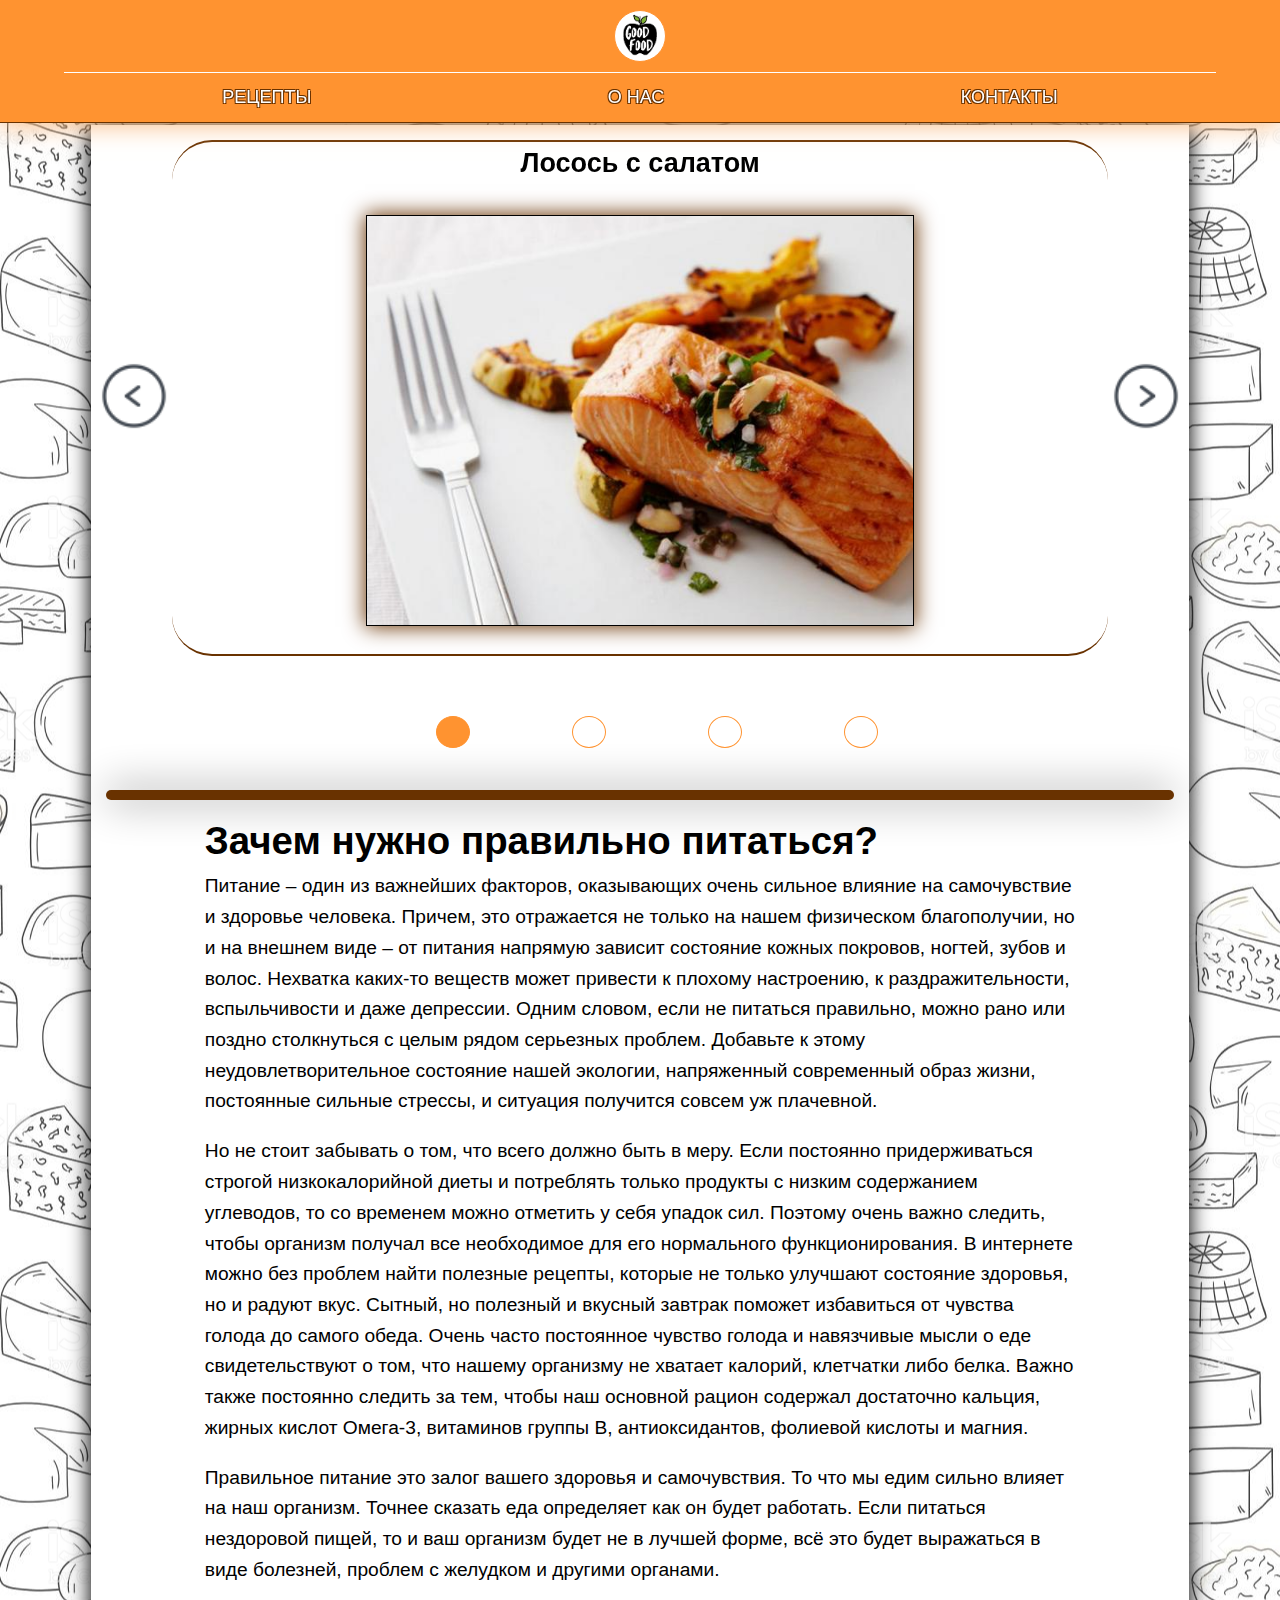
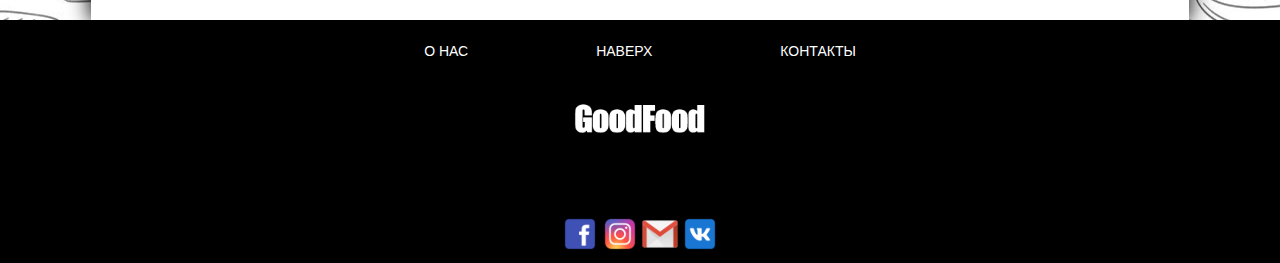
<file: Проект/index.html>
<!DOCTYPE html>
<html lang="en">
<head>
	<meta charset="UTF-8">
 	<link rel="shortcut icon" href="accets/image/icon.png" type="image/png">

	<script src="https://code.jquery.com/jquery-3.5.1.min.js"></script>
	<meta name="viewport" content="width=device-width, initial-scale=1.0">
	<meta http-equiv="X-UA-Compatible" content="ie=edge">
	<link rel="stylesheet" href="accets/css/style.css">
	<link rel="stylesheet" href="accets/css/menu_style.css">
	<link rel="stylesheet" href="accets/css/footer_style.css">
	
	<link rel="stylesheet" href="accets/css/slider.css">
		<link rel="stylesheet" href="accets/css/main.css">


	<script src="accets/js/slick.min.js"></script>
	<script src="accets/js/script.js"></script>
	<script src="accets/js/burger_script.js"></script>
	<script src="accets/js/up_button.js"></script>


	<title>Главая страница</title>
</head>
<body>
 <div class="Head">
			<div class="logo_container">	
				<div class="header_burger">
				</div>
				<div class="logo">
							<a href="index.html"><img src="accets/image/logo.png" width="100" alt="Логотип"></a>
				</div>
				

					</div>
					<nav class="dws_menu">
						<ul>
							<li><a class="nav_link" href="Recipes.html">Рецепты</a></li>
							<li><a class="nav_link" href="About.html">О нас</a></li>
							<li><a class="nav_link" href="Conctacs.html">Контакты</a></li>
						</ul>
				</nav>
	</div>

<div class="main">	
		<div class="slider">
			<div class="item">
				<div class="slider_item">
					<a href="a fishSalat.html"><img src="accets/image/food/fishSalat.jpg"></a>
				</div>
				<div class="text">
						<h2>Лосось с салатом</h3>
				</div>
			</div>
			<div class="item">
				<div class="slider_item">
						<a href="a romChick.html"><img src="accets/image/food/romeChick.jpg"></a>
				</div>
				<div class="text">
						<h2>Курица по римски</h3>
				</div>
			</div>
			<div class="item">
				<div class="slider_item">
						<a href="a chickeTer.html"><img src="accets/image/food/chicken.jpg"></a>
				</div>
				<div class="text">
						<h2>Цыплята терияки с пакустой</h3>
					</div>
			</div>
			<div class="item">
					<div class="slider_item">
						<a href="a anchilada.html"><img src="accets/image/food/anchilada.jpg"></a>
					</div>
					<div class="text">
						<h2>Энчилада из цуккини</h3>
					</div>
			</div>
		</div>
			<div class="delimiter">
				
			</div>
		<div class="description">
			<div class="heading">
				<h1>Зачем нужно правильно питаться?</h1>
			</div>
			<div class="text">
				Питание – один из важнейших факторов, оказывающих очень сильное влияние на самочувствие и здоровье человека. Причем, это отражается не только на нашем физическом благополучии, но и на внешнем виде – от питания напрямую зависит состояние кожных покровов, ногтей, зубов и волос. Нехватка каких-то веществ может привести к плохому настроению, к раздражительности, вспыльчивости и даже депрессии. Одним словом, если не питаться правильно, можно рано или поздно столкнуться с целым рядом серьезных проблем. Добавьте к этому неудовлетворительное состояние нашей экологии, напряженный современный образ жизни, постоянные сильные стрессы, и ситуация получится совсем уж плачевной.
				<p>Но не стоит забывать о том, что всего должно быть в меру. Если постоянно придерживаться строгой низкокалорийной диеты и потреблять только продукты с низким содержанием углеводов, то со временем можно отметить у себя упадок сил. Поэтому очень важно следить, чтобы организм получал все необходимое для его нормального функционирования. В интернете можно без проблем найти полезные рецепты, которые не только улучшают состояние здоровья, но и радуют вкус. Сытный, но полезный и вкусный завтрак поможет избавиться от чувства голода до самого обеда. Очень часто постоянное чувство голода и навязчивые мысли о еде свидетельствуют о том, что нашему организму не хватает калорий, клетчатки либо белка. Важно также постоянно следить за тем, чтобы наш основной рацион содержал достаточно кальция, жирных кислот Омега-3, витаминов группы B, антиоксидантов, фолиевой кислоты и магния.
				<p>Правильное  питание это залог вашего здоровья и самочувствия. То что мы едим сильно влияет на наш организм. Точнее сказать еда определяет как он будет работать. Если питаться нездоровой пищей, то и ваш организм будет не в лучшей форме, всё это будет выражаться в виде болезней, проблем с желудком и другими органами.
			</div>
		</div>
	</div>

</div>
<div class="footer">
	<div class="container">
		<nav class="foot_menu">	
				<ul>
					<li><a class="foot_link" href="About.html">О нас</a></li>
					<li><a class="foot_link" id='button_up'>Наверх</a></li>
					<li><a class="foot_link" href="Conctacs.html">Контакты</a></li>

				</ul>
		</nav>
		<div class="logo">
						<a href=""><img src="accets/image/logo_text.png"></a>
		</div>
		<div class="contacts">
			<a class="foot_contacts" href="https://www.facebook.com/groups/613246849601926/"><img src="accets/image/facebook.png"></a>
			<a class="foot_contacts" href="https://www.instagram.com/goodfood22231/"><img src="accets/image/instagram.png"></a>
			<a class="foot_contacts" href="mailto:goodfoodmail22@gmail.com"><img src="accets/image/gmail.png"></a>
			<a class="foot_contacts" href="https://vk.com/club194978607"><img src="accets/image/vk.png"></a>

		</div>
	</div>
</div>

</body>
</html>
</file>
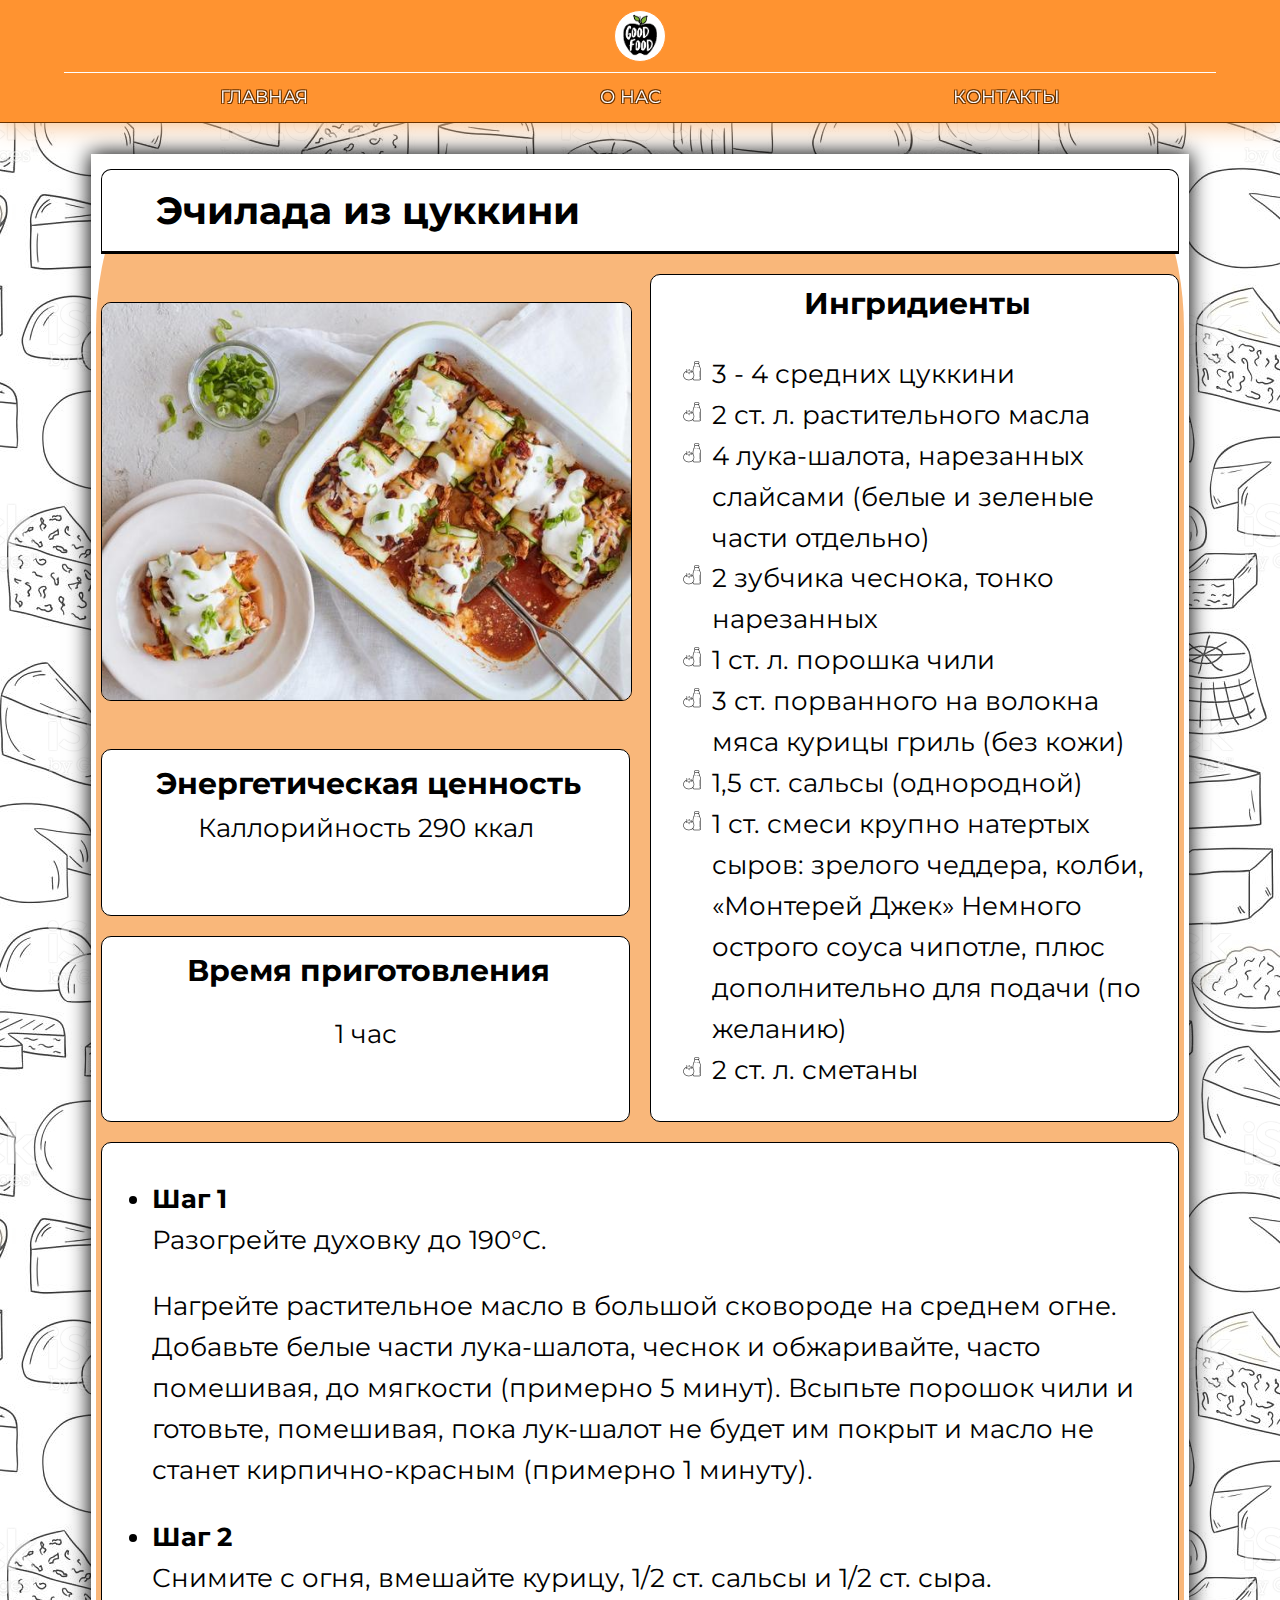
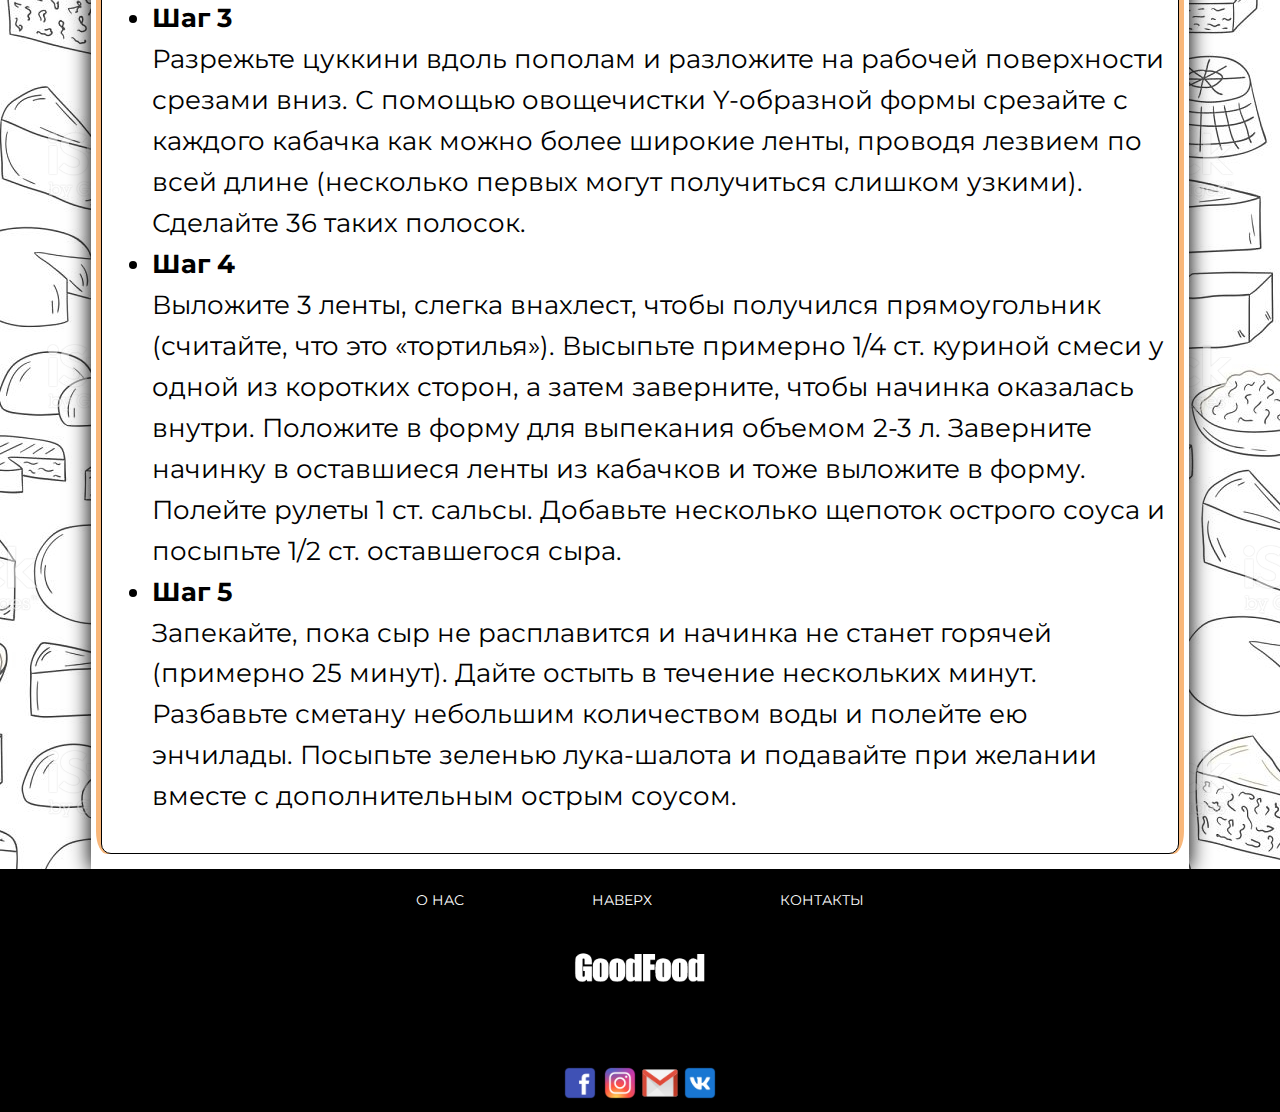
<file: Проект/a anchilada.html>
<!DOCTYPE html>
<html lang="en">
<head>
	<meta charset="UTF-8">
 	<link rel="shortcut icon" href="accets/image/icon.png" type="image/png">

	<script src="https://code.jquery.com/jquery-3.5.1.min.js"></script>
	<meta name="viewport" content="wdata-catth=device-wdata-catth, initial-scale=1.0">
	<meta http-equiv="X-UA-Compatible" content="ie=edge">
	<link rel="stylesheet" href="accets/css/style.css">
	<link rel="stylesheet" href="accets/css/menu_style.css">
	<link rel="stylesheet" href="accets/css/footer_style.css">
	<link href="https://fonts.googleapis.com/css2?family=Montserrat:wght@300;400;800&display=swap" rel="stylesheet">
	<link rel="stylesheet" href="accets/css/recipes/recipeItem.css">a


	<script src="accets/js/burger_script.js"></script>
	<script src="accets/js/up_button.js"></script>




	<title>Энчилада из цуккини</title>

<!-- Head -->
</head>
<body>
	<div class="Head">
			<div class="logo_container">	
				<div class="header_burger">
				</div>
				<div class="logo">
							<a href="index.html"><img src="accets/image/logo.png" wdata-catth="100" alt="Логотип"></a>
				</div>
			</div>
					<nav class="dws_menu">
						<ul>
							<li><a class="nav_link" href="index.html">Главная</a></li>
							<li><a class="nav_link" href="About.html">О нас</a></li>
							<li><a class="nav_link" href="Conctacs.html">Контакты</a></li>
						</ul>
					</nav>
	</div>

<!-- Main -->
<div class="main">
	<div class="gridCont">
		<div class="header"><h2>Эчилада из цуккини</div>
		<img src="accets/image/food/anchilada.jpg" alt="">
		<div class="timeCook">
			<h3>Время приготовления</h3>
			1 час
		</div>
		<div class="ingridients">
			<h3>Ингридиенты</h3>
			<ul>
				<li>3 - 4 средних цуккини </li>
				<li>2 ст. л. растительного масла</li>
				<li>4 лука-шалота, нарезанных слайсами (белые и зеленые части отдельно)</li>
				<li>2 зубчика чеснока, тонко нарезанных</li>
				<li>1 ст. л. порошка чили </li>
				<li>3 ст. порванного на волокна мяса курицы гриль (без кожи) </li>
				<li>1,5 ст. сальсы (однородной)</li>
				<li>1 ст. смеси крупно натертых сыров: зрелого чеддера, колби, «Монтерей Джек» Немного острого соуса чипотле, плюс дополнительно для подачи (по желанию)</li>
				<li>2 ст. л. сметаны </li>

			</ul>
		</div>
		<div class="value">
			<h3>Энергетическая ценность</h3>Каллорийность
			 290 ккал
		</div>
		<div class="mainBody">
			<ul>
				<li>
					<h4>Шаг 1</h4>
					Разогрейте духовку до 190°С. <p>Нагрейте растительное масло в большой сковороде на среднем огне. Добавьте белые части лука-шалота, чеснок и обжаривайте, часто помешивая, до мягкости (примерно 5 минут). Всыпьте порошок чили и готовьте, помешивая, пока лук-шалот не будет им покрыт и масло не станет кирпично-красным (примерно 1 минуту).
				</li>
				<li>
					<h4>Шаг 2</h4>
					Снимите с огня, вмешайте курицу, 1/2 ст. сальсы и 1/2 ст. сыра.

				</li>
				<li>
					<h4>Шаг 3</h4>
					Разрежьте цуккини вдоль пополам и разложите на рабочей поверхности срезами вниз. С помощью овощечистки Y-образной формы срезайте с каждого кабачка как можно более широкие ленты, проводя лезвием по всей длине (несколько первых могут получиться слишком узкими). Сделайте 36 таких полосок.
				</li>
				<li>
					<h4>Шаг 4</h4>
					Выложите 3 ленты, слегка внахлест, чтобы получился прямоугольник (считайте, что это «тортилья»). Высыпьте примерно 1/4 ст. куриной смеси у одной из коротких сторон, а затем заверните, чтобы начинка оказалась внутри. Положите в форму для выпекания объемом 2-3 л. Заверните начинку в оставшиеся ленты из кабачков и тоже выложите в форму. Полейте рулеты 1 ст. сальсы. Добавьте несколько щепоток острого соуса и посыпьте 1/2 ст. оставшегося сыра. 
				</li>
				<li>
					<h4>Шаг 5</h4>
					Запекайте, пока сыр не расплавится и начинка не станет горячей (примерно 25 минут). Дайте остыть в течение нескольких минут. Разбавьте сметану небольшим количеством воды и полейте ею энчилады. Посыпьте зеленью лука-шалота и подавайте при желании вместе с дополнительным острым соусом.
				</li>

			</ul>
		</div>
	</div>
</div>


<!-- Footer -->
<div class="footer">
	<div class="container">
		<nav class="foot_menu">	
				<ul>
					<li><a class="foot_link" href="About.html">О нас</a></li>
					<li><a class="foot_link" data-cat='button_up'>Наверх</a></li>
					<li><a class="foot_link" href="Conctacs.html">Контакты</a></li>

				</ul>
		</nav>
		<div class="logo">
						<a href=""><img src="accets/image/logo_text.png"></a>
		</div>
		<div class="contacts">
			<a class="foot_contacts" href="https://www.facebook.com/groups/613246849601926/"><img src="accets/image/facebook.png"></a>
			<a class="foot_contacts" href="https://www.instagram.com/goodfood22231/"><img src="accets/image/instagram.png"></a>
			<a class="foot_contacts" href="mailto:goodfoodmail22@gmail.com"><img src="accets/image/gmail.png"></a>
			<a class="foot_contacts" href="https://vk.com/club194978607"><img src="accets/image/vk.png"></a>

		</div>
	</div>
</div>

</body>
</html>
</file>
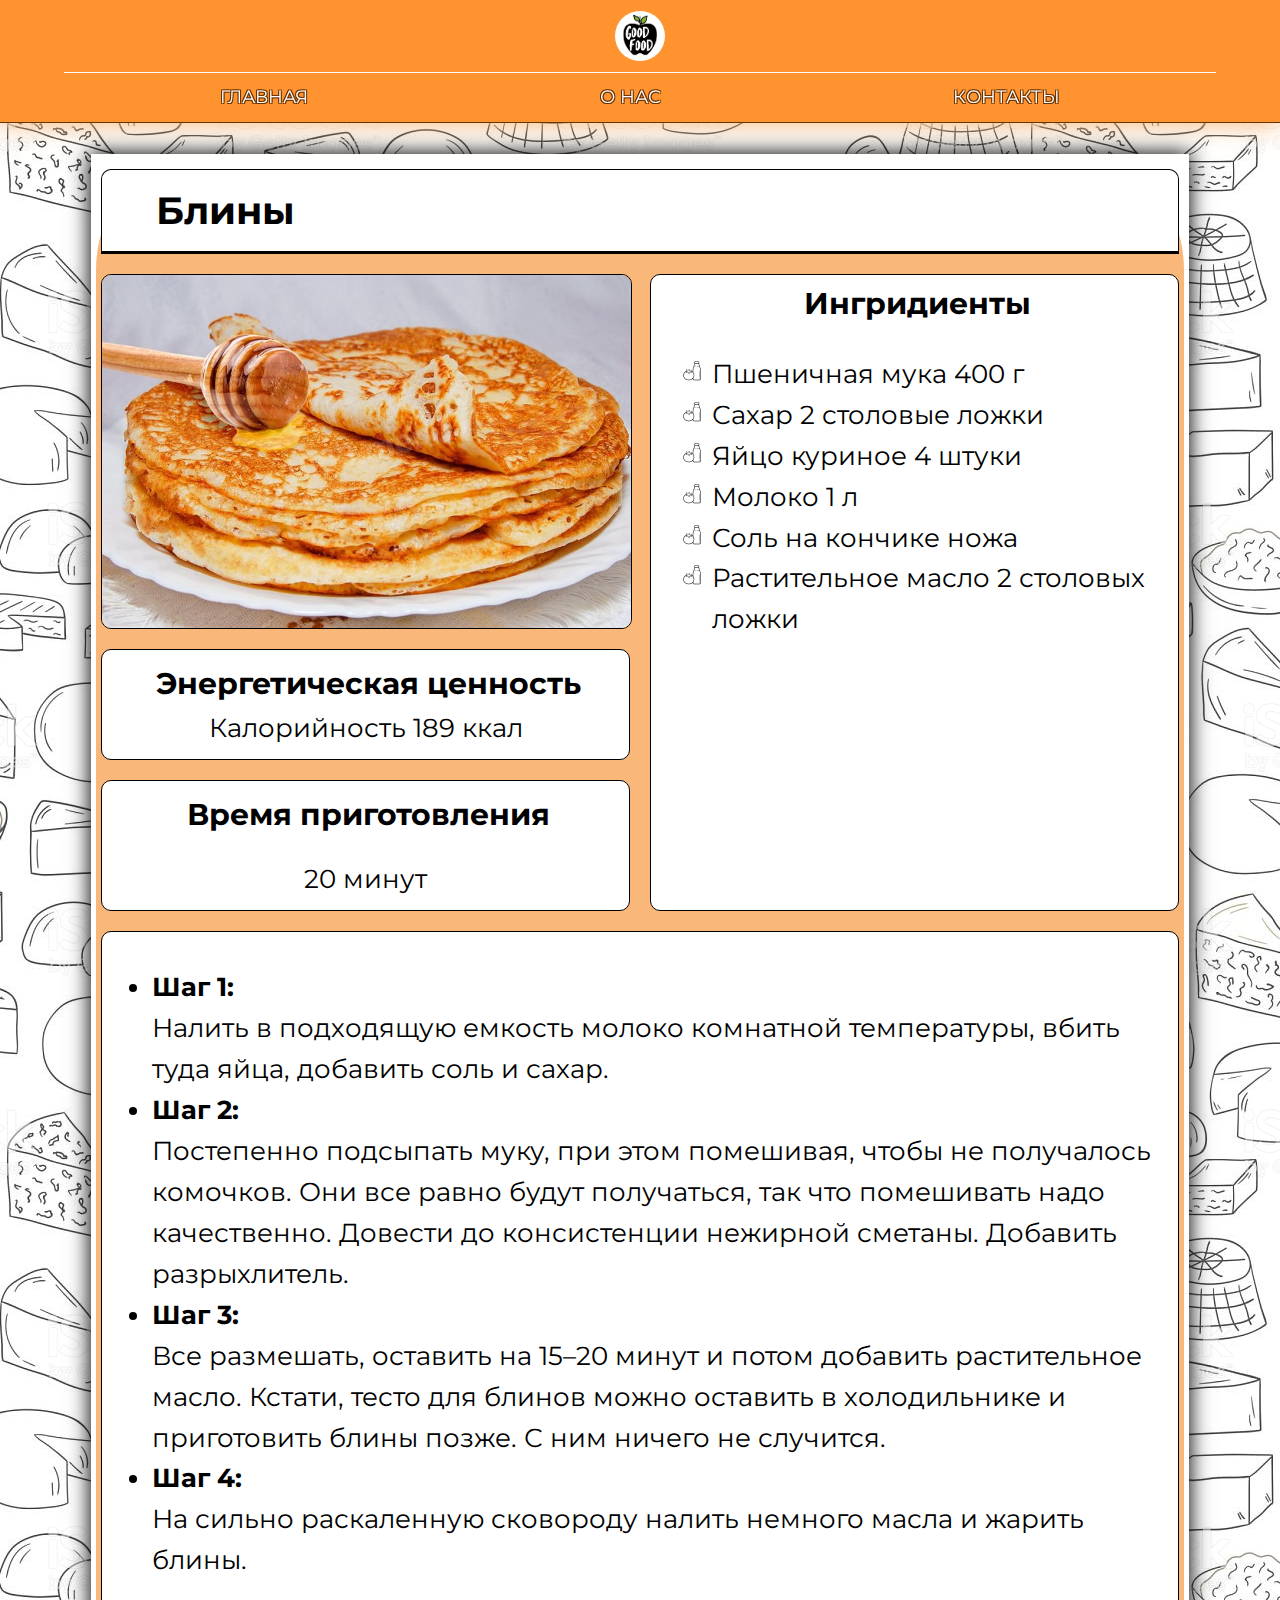
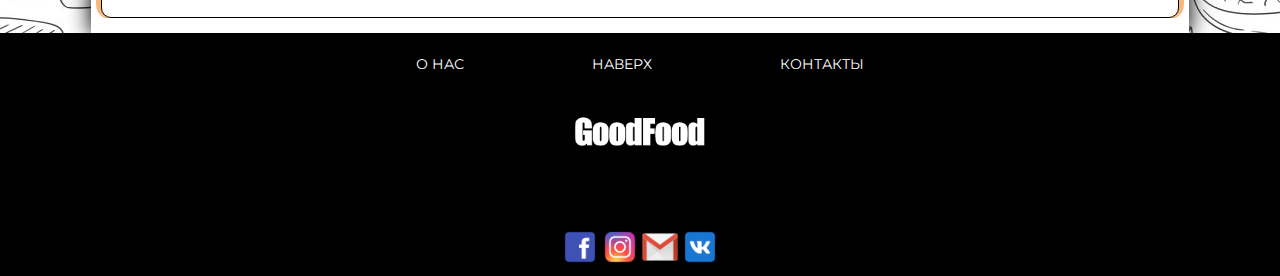
<file: Проект/a blins.html>
<!DOCTYPE html>
<html lang="en">
<head>
	<meta charset="UTF-8">
 	<link rel="shortcut icon" href="accets/image/icon.png" type="image/png">

	<script src="https://code.jquery.com/jquery-3.5.1.min.js"></script>
	<meta name="viewport" content="wdata-catth=device-wdata-catth, initial-scale=1.0">
	<meta http-equiv="X-UA-Compatible" content="ie=edge">
	<link rel="stylesheet" href="accets/css/style.css">
	<link rel="stylesheet" href="accets/css/menu_style.css">
	<link rel="stylesheet" href="accets/css/footer_style.css">
	<link href="https://fonts.googleapis.com/css2?family=Montserrat:wght@300;400;800&display=swap" rel="stylesheet">
	<link rel="stylesheet" href="accets/css/recipes/recipeItem.css">a


	<script src="accets/js/burger_script.js"></script>
	<script src="accets/js/up_button.js"></script>




	<title>Блины</title>

<!-- Head -->
</head>
<body>
	<div class="Head">
			<div class="logo_container">	
				<div class="header_burger">
				</div>
				<div class="logo">
							<a href="index.html"><img src="accets/image/logo.png" wdata-catth="100" alt="Логотип"></a>
				</div>
			</div>
					<nav class="dws_menu">
						<ul>
							<li><a class="nav_link" href="index.html">Главная</a></li>
							<li><a class="nav_link" href="About.html">О нас</a></li>
							<li><a class="nav_link" href="Conctacs.html">Контакты</a></li>
						</ul>
					</nav>
	</div>

<!-- Main -->
<div class="main">
	<div class="gridCont">
		<div class="header"><h2>Блины</div>
		<img src="accets/image/food/bliny.jpg" alt="">
		<div class="timeCook">
			<h3>Время приготовления</h3>
			20 минут
		</div>
		<div class="ingridients">
			<h3>Ингридиенты</h3>
			<ul>
				<li>Пшеничная мука 400 г</li>
				<li>Сахар 2 столовые ложки</li>
				<li>Яйцо куриное 4 штуки</li>
				<li>Молоко 1 л</li>
				<li>Соль на кончике ножа</li>
				<li>Растительное масло 2 столовых ложки</li>
			</ul>
		</div>
		<div class="value">
			<h3>Энергетическая ценность</h3>Калорийность 189 ккал
		</div>
		<div class="mainBody">
			<ul>
				<li>
					<h4>Шаг 1:</h4>
Налить в подходящую емкость молоко комнатной температуры, вбить туда яйца, добавить соль и сахар.
				</li>
				<li>
					<h4>Шаг 2:</h4>
Постепенно подсыпать муку, при этом помешивая, чтобы не получалось комочков. Они все равно будут получаться, так что помешивать надо качественно. Довести до консистенции нежирной сметаны. Добавить разрыхлитель.

				</li>
				<li>
					<h4>Шаг 3:</h4>
Все размешать, оставить на 15–20 минут и потом добавить растительное масло. Кстати, тесто для блинов можно оставить в холодильнике и приготовить блины позже. С ним ничего не случится.

				</li>
				<li>
					<h4>Шаг 4:</h4>
На сильно раскаленную сковороду налить немного масла и жарить блины.

				</li>
			</ul>
		</div>
	</div>
</div>


<!-- Footer -->
<div class="footer">
	<div class="container">
		<nav class="foot_menu">	
				<ul>
					<li><a class="foot_link" href="About.html">О нас</a></li>
					<li><a class="foot_link" data-cat='button_up'>Наверх</a></li>
					<li><a class="foot_link" href="Conctacs.html">Контакты</a></li>

				</ul>
		</nav>
		<div class="logo">
						<a href=""><img src="accets/image/logo_text.png"></a>
		</div>
		<div class="contacts">
			<a class="foot_contacts" href="https://www.facebook.com/groups/613246849601926/"><img src="accets/image/facebook.png"></a>
			<a class="foot_contacts" href="https://www.instagram.com/goodfood22231/"><img src="accets/image/instagram.png"></a>
			<a class="foot_contacts" href="mailto:goodfoodmail22@gmail.com"><img src="accets/image/gmail.png"></a>
			<a class="foot_contacts" href="https://vk.com/club194978607"><img src="accets/image/vk.png"></a>

		</div>
	</div>
</div>

</body>
</html>
</file>
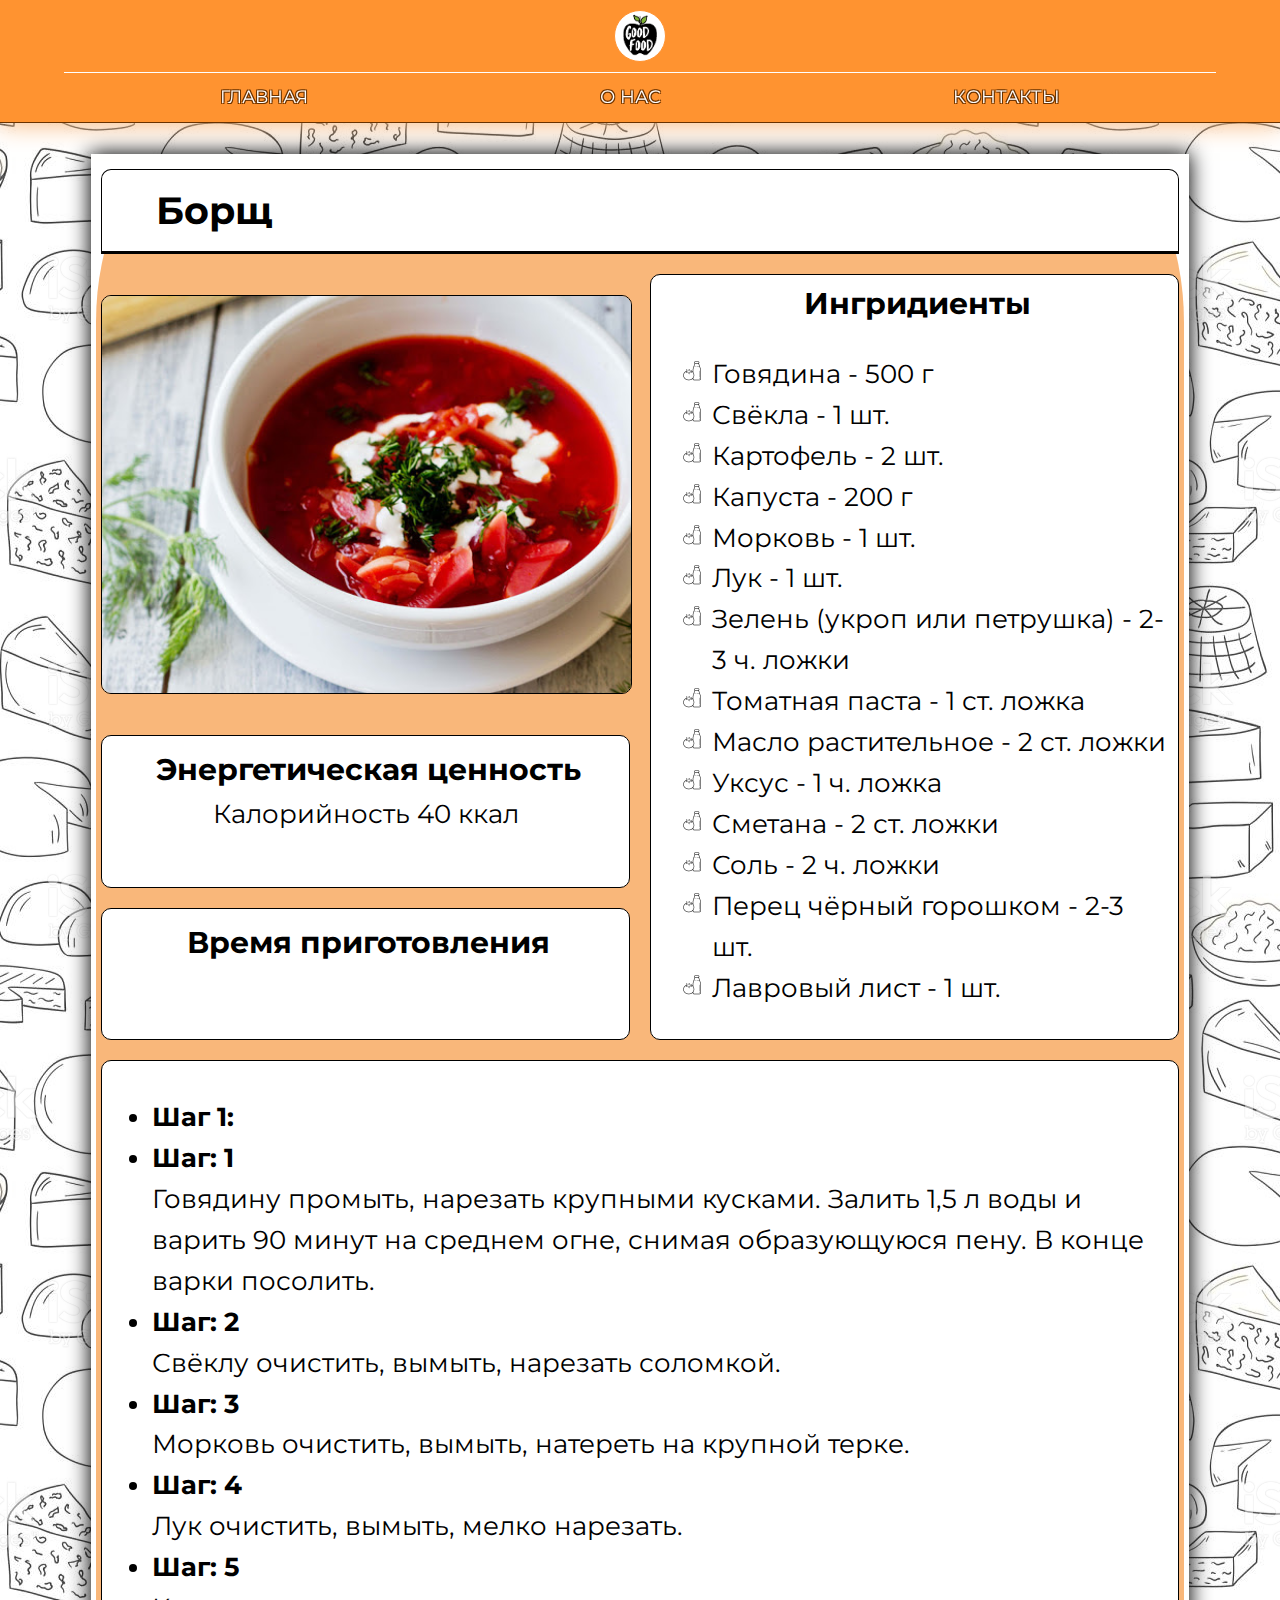
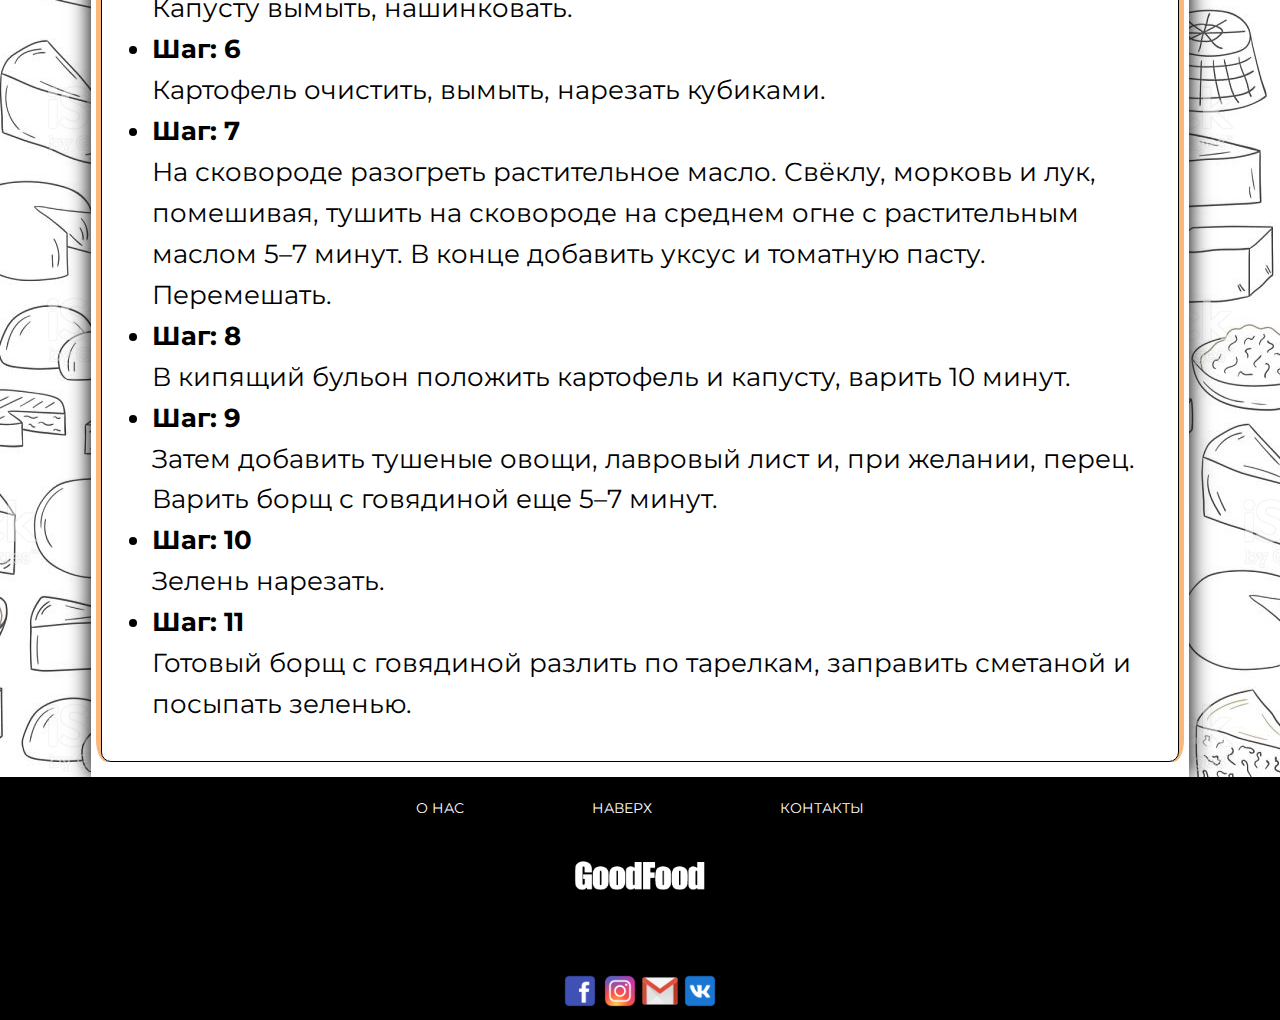
<file: Проект/a borsh.html>
<!DOCTYPE html>
<html lang="en">
<head>
	<meta charset="UTF-8">
 	<link rel="shortcut icon" href="accets/image/icon.png" type="image/png">

	<script src="https://code.jquery.com/jquery-3.5.1.min.js"></script>
	<meta name="viewport" content="wdata-catth=device-wdata-catth, initial-scale=1.0">
	<meta http-equiv="X-UA-Compatible" content="ie=edge">
	<link rel="stylesheet" href="accets/css/style.css">
	<link rel="stylesheet" href="accets/css/menu_style.css">
	<link rel="stylesheet" href="accets/css/footer_style.css">
	<link href="https://fonts.googleapis.com/css2?family=Montserrat:wght@300;400;800&display=swap" rel="stylesheet">
	<link rel="stylesheet" href="accets/css/recipes/recipeItem.css">a


	<script src="accets/js/burger_script.js"></script>
	<script src="accets/js/up_button.js"></script>




	<title>Борщ</title>

<!-- Head -->
</head>
<body>
	<div class="Head">
			<div class="logo_container">	
				<div class="header_burger">
				</div>
				<div class="logo">
							<a href="index.html"><img src="accets/image/logo.png" wdata-catth="100" alt="Логотип"></a>
				</div>
			</div>
					<nav class="dws_menu">
						<ul>
							<li><a class="nav_link" href="index.html">Главная</a></li>
							<li><a class="nav_link" href="About.html">О нас</a></li>
							<li><a class="nav_link" href="Conctacs.html">Контакты</a></li>
						</ul>
					</nav>
	</div>

<!-- Main -->
<div class="main">
	<div class="gridCont">
		<div class="header"><h2>Борщ</div>
		<img src="accets/image/food/borc.jpg" alt="">
		<div class="timeCook">
			<h3>Время приготовления</h3>

		</div>
		<div class="ingridients">
			<h3>Ингридиенты</h3>
			<ul>
				<li>Говядина - 500 г</li>
				<li>Свёкла - 1 шт.
</li>
				<li>Картофель - 2 шт.
</li>
				<li>Капуста - 200 г
</li>
				<li>Морковь - 1 шт.
</li>
				<li>Лук - 1 шт.
</li>
				<li>Зелень (укроп или петрушка) - 2-3 ч. ложки
</li>
				<li>Томатная паста - 1 ст. ложка
</li>
				<li>Масло растительное - 2 ст. ложки
</li>
				<li>Уксус - 1 ч. ложка
</li>
				<li>Сметана - 2 ст. ложки
</li>
				<li>Соль - 2 ч. ложки
</li>
				<li>Перец чёрный горошком - 2-3 шт.
</li>
				<li>Лавровый лист - 1 шт.
</li>

			</ul>
		</div>
		<div class="value">
			<h3>Энергетическая ценность</h3>
			Калорийность 40 ккал
		</div>
		<div class="mainBody">
			<ul>
				<li><h4>Шаг 1:</h4>
					<li>
						<h4>Шаг: 1</h4>
						Говядину промыть, нарезать крупными кусками.
Залить 1,5 л воды и варить 90 минут на среднем огне, снимая образующуюся пену. В конце варки посолить.
					</li>
					<li>
						<h4>Шаг: 2</h4>
						Свёклу очистить, вымыть, нарезать соломкой.
					</li>
					<li>
						<h4>Шаг: 3</h4>
						Морковь очистить, вымыть, натереть на крупной терке.
					</li>
					<li>
						<h4>Шаг: 4</h4>
						Лук очистить, вымыть, мелко нарезать.
					</li>
					<li>
						<h4>Шаг: 5</h4>
						Капусту вымыть, нашинковать.
					</li>
					<li>
						<h4>Шаг: 6</h4>
						Картофель очистить, вымыть, нарезать кубиками.
					</li>
					<li>
						<h4>Шаг: 7</h4>
						На сковороде разогреть растительное масло. Свёклу, морковь и лук, помешивая, тушить на сковороде на среднем огне с растительным маслом 5–7 минут. В конце добавить уксус и томатную пасту. Перемешать.
					</li>
					<li>
						<h4>Шаг: 8</h4>
						В кипящий бульон положить картофель и капусту, варить 10 минут.

					</li>
					<li>
						<h4>Шаг: 9</h4>
						Затем добавить тушеные овощи, лавровый лист и, при желании, перец. Варить борщ с говядиной еще 5–7 минут.
					</li>
					<li>
						<h4>Шаг: 10</h4>
						Зелень нарезать.
					</li>
					<li>
						<h4>Шаг: 11</h4>
						Готовый борщ с говядиной разлить по тарелкам, заправить сметаной и посыпать зеленью.
					</li>
			</ul>
		</div>
	</div>
</div>


<!-- Footer -->
<div class="footer">
	<div class="container">
		<nav class="foot_menu">	
				<ul>
					<li><a class="foot_link" href="About.html">О нас</a></li>
					<li><a class="foot_link" data-cat='button_up'>Наверх</a></li>
					<li><a class="foot_link" href="Conctacs.html">Контакты</a></li>

				</ul>
		</nav>
		<div class="logo">
						<a href=""><img src="accets/image/logo_text.png"></a>
		</div>
		<div class="contacts">
			<a class="foot_contacts" href="https://www.facebook.com/groups/613246849601926/"><img src="accets/image/facebook.png"></a>
			<a class="foot_contacts" href="https://www.instagram.com/goodfood22231/"><img src="accets/image/instagram.png"></a>
			<a class="foot_contacts" href="mailto:goodfoodmail22@gmail.com"><img src="accets/image/gmail.png"></a>
			<a class="foot_contacts" href="https://vk.com/club194978607"><img src="accets/image/vk.png"></a>

		</div>
	</div>
</div>

</body>
</html>
</file>
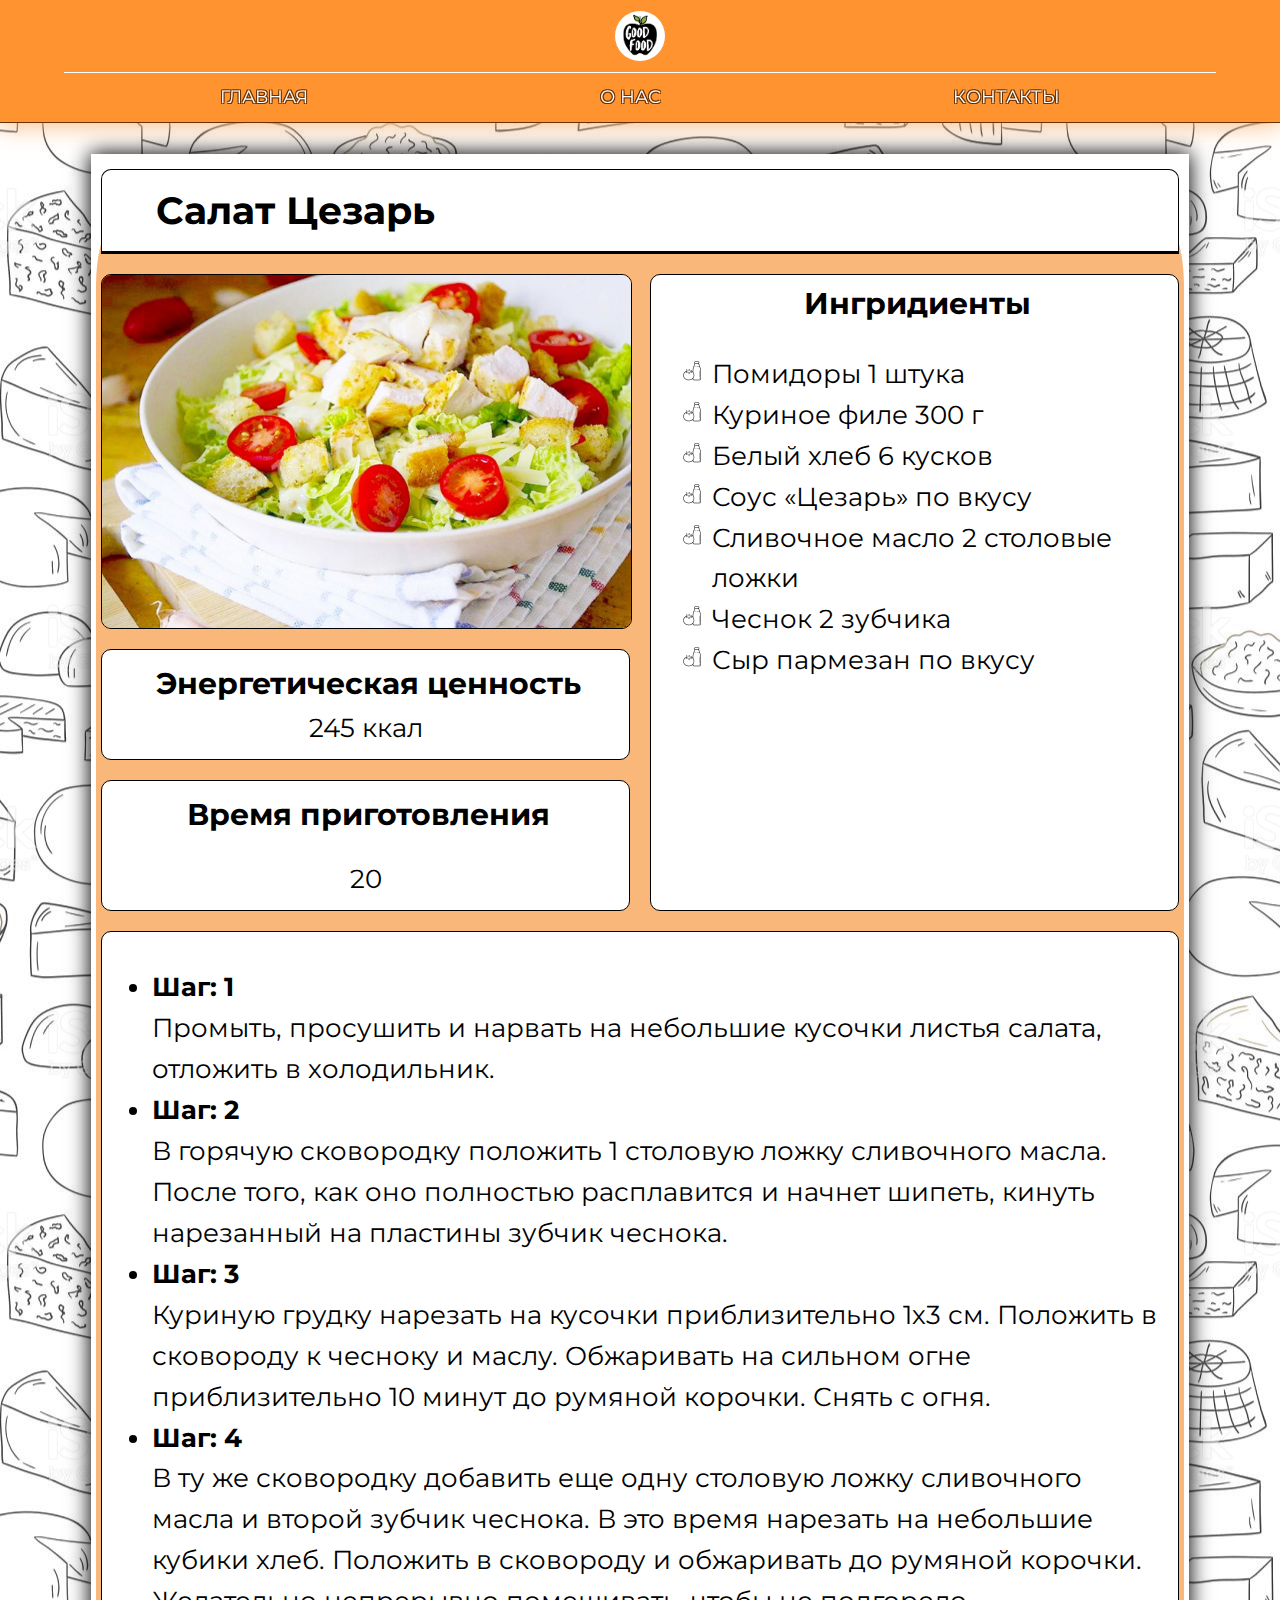
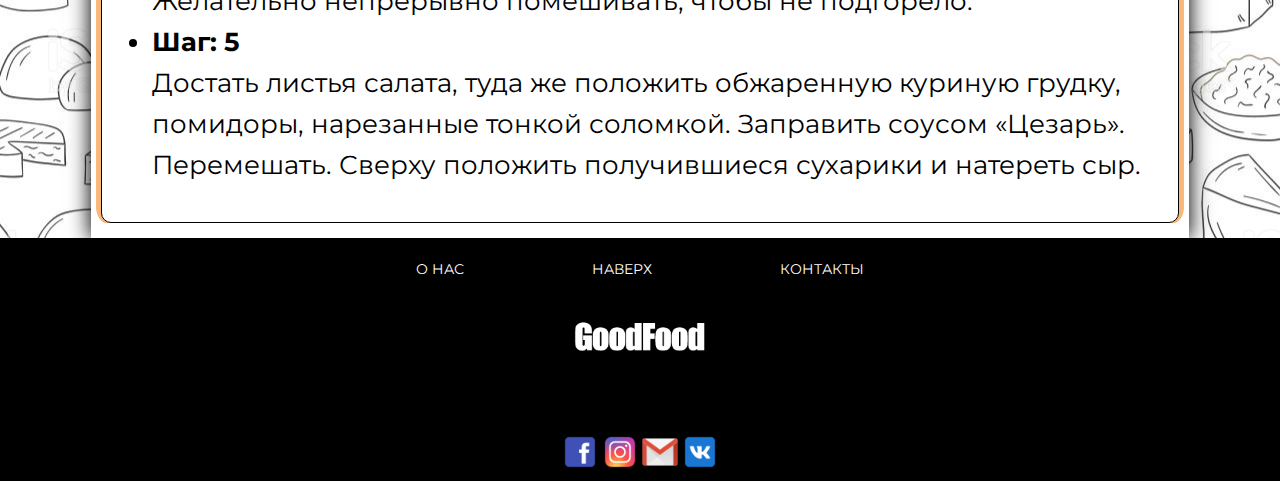
<file: Проект/a cezar.html>
<!DOCTYPE html>
<html lang="en">
<head>
	<meta charset="UTF-8">
 	<link rel="shortcut icon" href="accets/image/icon.png" type="image/png">

	<script src="https://code.jquery.com/jquery-3.5.1.min.js"></script>
	<meta name="viewport" content="wdata-catth=device-wdata-catth, initial-scale=1.0">
	<meta http-equiv="X-UA-Compatible" content="ie=edge">
	<link rel="stylesheet" href="accets/css/style.css">
	<link rel="stylesheet" href="accets/css/menu_style.css">
	<link rel="stylesheet" href="accets/css/footer_style.css">
	<link href="https://fonts.googleapis.com/css2?family=Montserrat:wght@300;400;800&display=swap" rel="stylesheet">
	<link rel="stylesheet" href="accets/css/recipes/recipeItem.css">a


	<script src="accets/js/burger_script.js"></script>
	<script src="accets/js/up_button.js"></script>




	<title>Салат Цезарь</title>

<!-- Head -->
</head>
<body>
	<div class="Head">
			<div class="logo_container">	
				<div class="header_burger">
				</div>
				<div class="logo">
							<a href="index.html"><img src="accets/image/logo.png" wdata-catth="100" alt="Логотип"></a>
				</div>
			</div>
					<nav class="dws_menu">
						<ul>
							<li><a class="nav_link" href="index.html">Главная</a></li>
							<li><a class="nav_link" href="About.html">О нас</a></li>
							<li><a class="nav_link" href="Conctacs.html">Контакты</a></li>
						</ul>
					</nav>
	</div>

<!-- Main -->
<div class="main">
	<div class="gridCont">
		<div class="header"><h2>Салат Цезарь</div>
		<img src="accets/image/food/salat-cezar.jpg" alt="">
		<div class="timeCook">
			<h3>Время приготовления</h3>
			20
		</div>
		<div class="ingridients">
			<h3>Ингридиенты</h3>
			<ul>
			
				<li>Помидоры 1 штука
</li>
				<li>Куриное филе 300 г
</li>
				<li>Белый хлеб 6 кусков
</li>
				<li>Соус «Цезарь» по вкусу
</li>
				<li>Сливочное масло 2 столовые ложки
</li>
				<li>Чеснок 2 зубчика
</li>
				<li>Сыр пармезан по вкусу
</li>
			</ul>
		</div>
		<div class="value">
			<h3>Энергетическая ценность</h3>
			245 ккал
		</div>
		<div class="mainBody">
			<ul>
					<li>
						<h4>Шаг: 1</h4>
Промыть, просушить и нарвать на небольшие кусочки листья салата, отложить в холодильник.
					</li>
					<li>
						<h4>Шаг: 2</h4>
В горячую сковородку положить 1 столовую ложку сливочного масла. После того, как оно полностью расплавится и начнет шипеть, кинуть нарезанный на пластины зубчик чеснока.

					</li>
					<li>
						<h4>Шаг: 3</h4>
						Куриную грудку нарезать на кусочки приблизительно 1х3 см. Положить в сковороду к чесноку и маслу. Обжаривать на сильном огне приблизительно 10 минут до румяной корочки. Снять с огня.

					</li>
					<li>
						<h4>Шаг: 4</h4>
В ту же сковородку добавить еще одну столовую ложку сливочного масла и второй зубчик чеснока. В это время нарезать на небольшие кубики хлеб. Положить в сковороду и обжаривать до румяной корочки. Желательно непрерывно помешивать, чтобы не подгорело.

					</li>
					<li>
						<h4>Шаг: 5</h4>
Достать листья салата, туда же положить обжаренную куриную грудку, помидоры, нарезанные тонкой соломкой. Заправить соусом «Цезарь». Перемешать. Сверху положить получившиеся сухарики и натереть сыр.

					</li>
			</ul>
		</div>
	</div>
</div>


<!-- Footer -->
<div class="footer">
	<div class="container">
		<nav class="foot_menu">	
				<ul>
					<li><a class="foot_link" href="About.html">О нас</a></li>
					<li><a class="foot_link" data-cat='button_up'>Наверх</a></li>
					<li><a class="foot_link" href="Conctacs.html">Контакты</a></li>

				</ul>
		</nav>
		<div class="logo">
						<a href=""><img src="accets/image/logo_text.png"></a>
		</div>
		<div class="contacts">
			<a class="foot_contacts" href="https://www.facebook.com/groups/613246849601926/"><img src="accets/image/facebook.png"></a>
			<a class="foot_contacts" href="https://www.instagram.com/goodfood22231/"><img src="accets/image/instagram.png"></a>
			<a class="foot_contacts" href="mailto:goodfoodmail22@gmail.com"><img src="accets/image/gmail.png"></a>
			<a class="foot_contacts" href="https://vk.com/club194978607"><img src="accets/image/vk.png"></a>

		</div>
	</div>
</div>

</body>
</html>
</file>
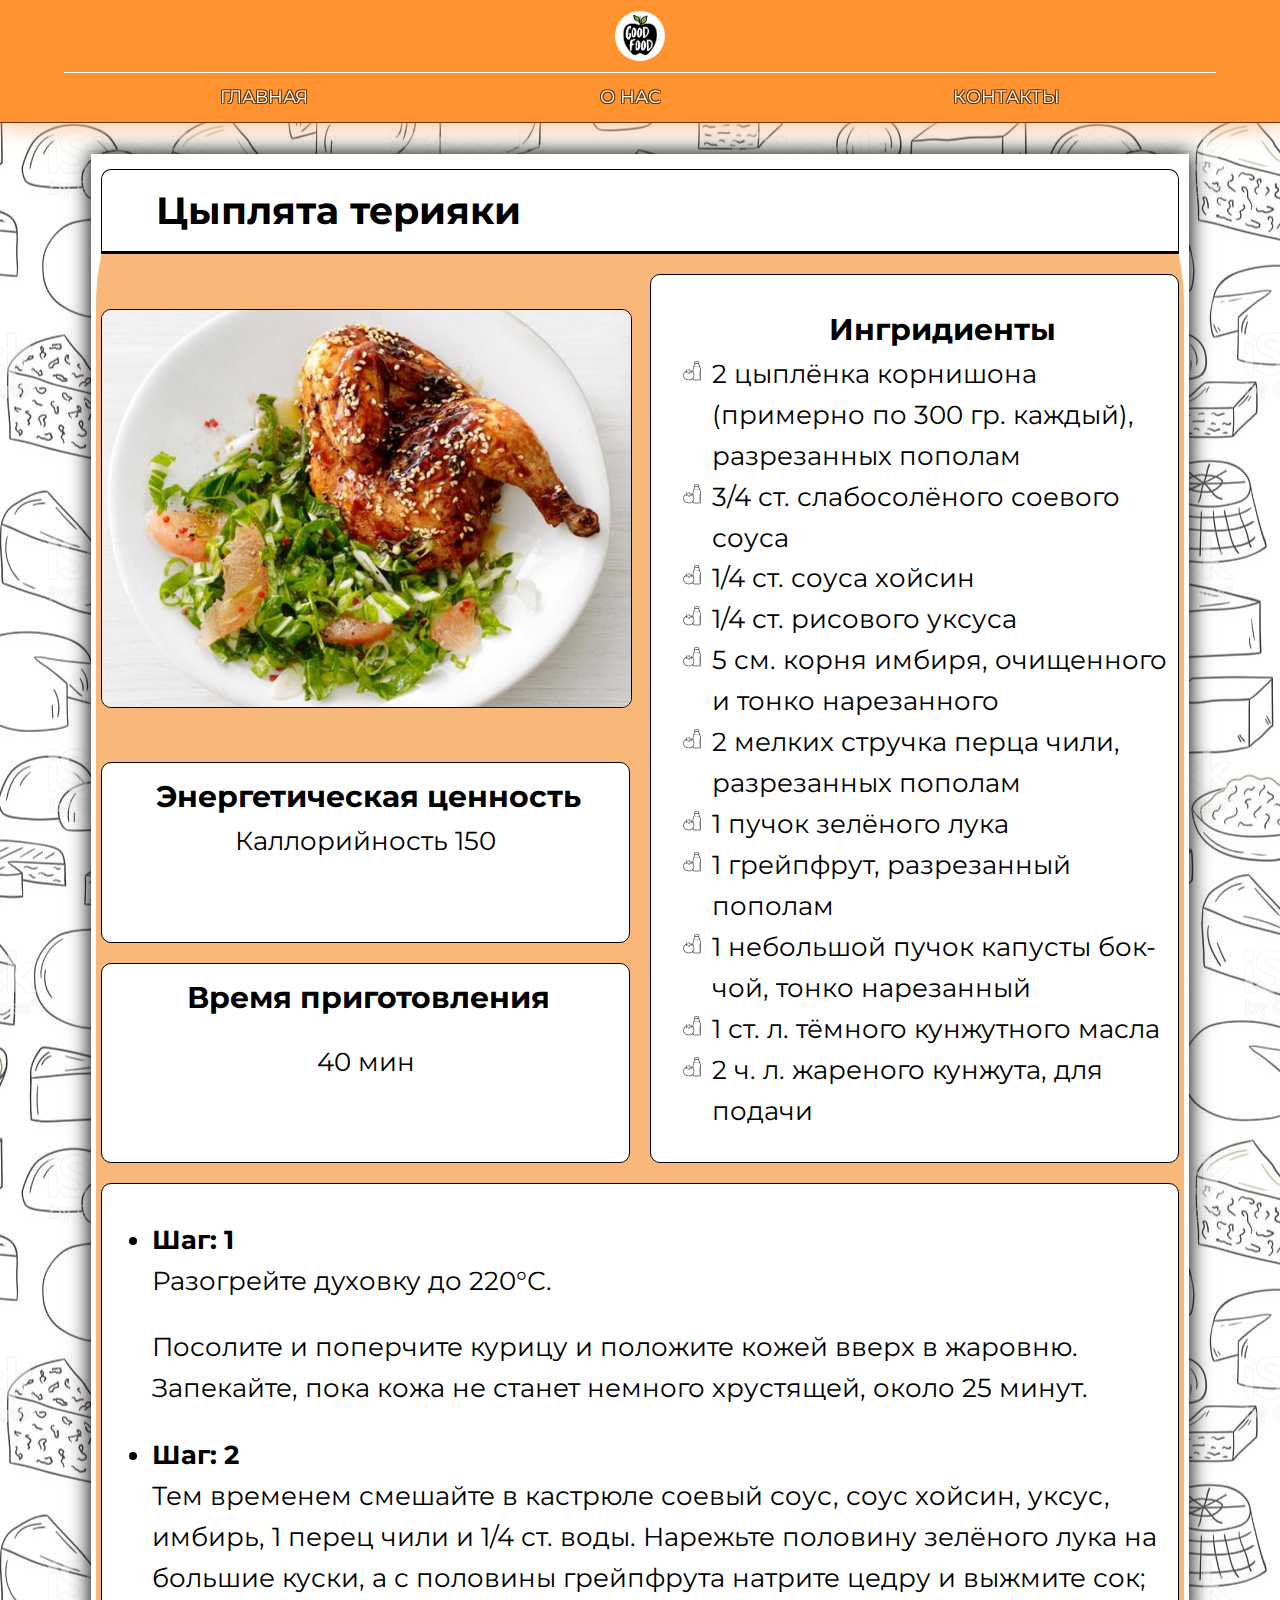
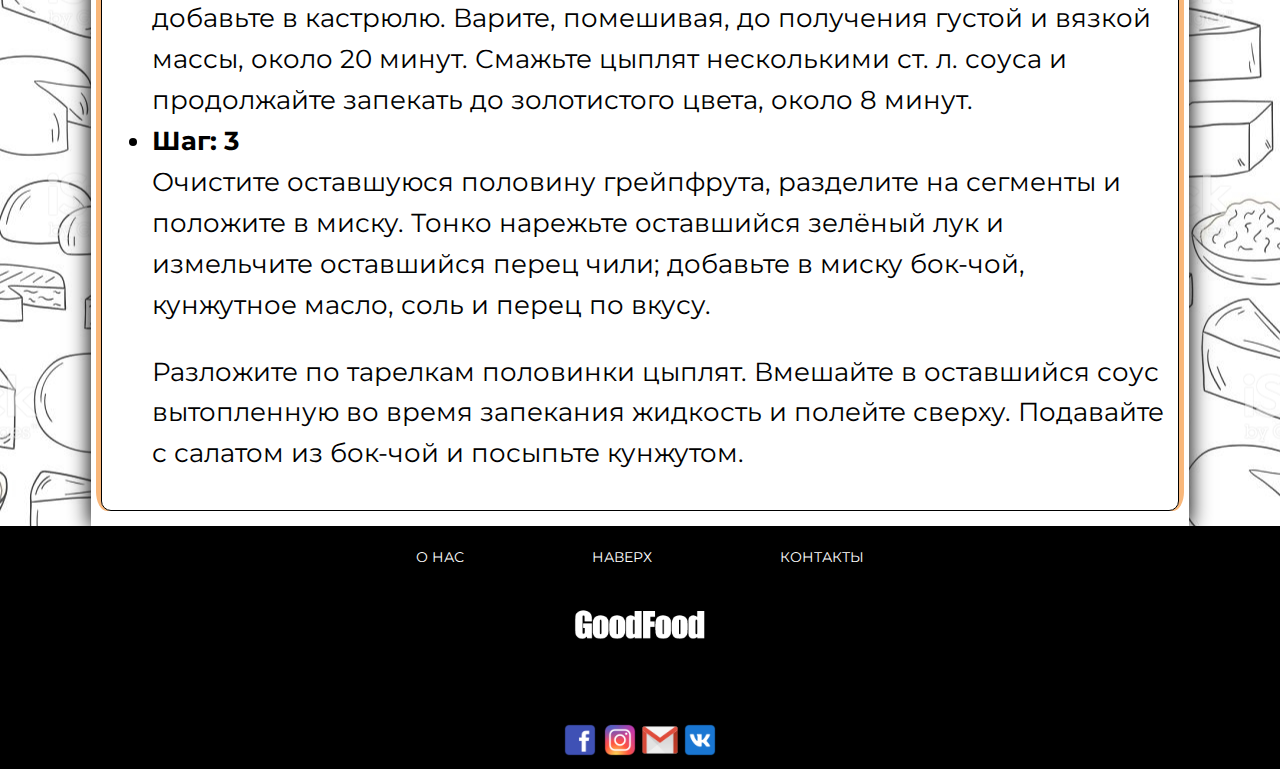
<file: Проект/a chickeTer.html>
<!DOCTYPE html>
<html lang="en">
<head>
	<meta charset="UTF-8">
 	<link rel="shortcut icon" href="accets/image/icon.png" type="image/png">

	<script src="https://code.jquery.com/jquery-3.5.1.min.js"></script>
	<meta name="viewport" content="wdata-catth=device-wdata-catth, initial-scale=1.0">
	<meta http-equiv="X-UA-Compatible" content="ie=edge">
	<link rel="stylesheet" href="accets/css/style.css">
	<link rel="stylesheet" href="accets/css/menu_style.css">
	<link rel="stylesheet" href="accets/css/footer_style.css">
	<link href="https://fonts.googleapis.com/css2?family=Montserrat:wght@300;400;800&display=swap" rel="stylesheet">
	<link rel="stylesheet" href="accets/css/recipes/recipeItem.css">a


	<script src="accets/js/burger_script.js"></script>
	<script src="accets/js/up_button.js"></script>




	<title>Цыплята терияки</title>

<!-- Head -->
</head>
<body>
	<div class="Head">
			<div class="logo_container">	
				<div class="header_burger">
				</div>
				<div class="logo">
							<a href="index.html"><img src="accets/image/logo.png" wdata-catth="100" alt="Логотип"></a>
				</div>
			</div>
					<nav class="dws_menu">
						<ul>
							<li><a class="nav_link" href="index.html">Главная</a></li>
							<li><a class="nav_link" href="About.html">О нас</a></li>
							<li><a class="nav_link" href="Conctacs.html">Контакты</a></li>
						</ul>
					</nav>
	</div>

<!-- Main -->
<div class="main">
	<div class="gridCont">
		<div class="header"><h2>Цыплята терияки</div>
		<img src="accets/image/food/chicken.jpg" alt="">
		<div class="timeCook">
			<h3>Время приготовления</h3>
			40 мин 
		</div>
		<div class="ingridients">
			<ul>
			<h3>Ингридиенты</h3>
			<li>2 цыплёнка корнишона (примерно по 300 гр. каждый), разрезанных пополам</li>
			<li>3/4 ст. слабосолёного соевого соуса</li>
			<li>1/4 ст. соуса хойсин </li>
			<li>1/4 ст. рисового уксуса </li>
			<li>5 см. корня имбиря, очищенного и тонко нарезанного </li>
			<li>2 мелких стручка перца чили, разрезанных пополам</li>
			<li>1 пучок зелёного лука</li>
			<li>1 грейпфрут, разрезанный пополам</li>
			<li>1 небольшой пучок капусты бок-чой, тонко нарезанный </li>
			<li>1 ст. л. тёмного кунжутного масла</li>
			<li>2 ч. л. жареного кунжута, для подачи</li>	 
			</ul>
		</div>
		<div class="value">
			<h3>Энергетическая ценность</h3>Каллорийность 
			150
		</div>
		<div class="mainBody">
			<ul>
				<li>
					<h4>Шаг: 1</h4>
					Разогрейте духовку до 220°С.<p>
					Посолите и поперчите курицу и положите кожей вверх в жаровню. Запекайте, пока кожа не станет немного хрустящей, около 25 минут.
				</li>
				<li>
					<h4>Шаг: 2</h4>
					Тем временем смешайте в кастрюле соевый соус, соус хойсин, уксус, имбирь, 1 перец чили и 1/4 ст. воды. Нарежьте половину зелёного лука на большие куски, а с половины грейпфрута натрите цедру и выжмите сок; добавьте в кастрюлю. Варите, помешивая, до получения густой и вязкой массы, около 20 минут. Смажьте цыплят несколькими ст. л. соуса и продолжайте запекать до золотистого цвета, около 8 минут.
				</li>
				<li>
					<h4>Шаг: 3</h4>
					Очистите оставшуюся половину грейпфрута, разделите на сегменты и положите в миску. Тонко нарежьте оставшийся зелёный лук и измельчите оставшийся перец чили; добавьте в миску бок-чой, кунжутное масло, соль и перец по вкусу. <p>Разложите по тарелкам половинки цыплят. Вмешайте в оставшийся соус вытопленную во время запекания жидкость и полейте сверху. Подавайте с салатом из бок-чой и посыпьте кунжутом.
				</li>
			</ul>
		</div>
	</div>
</div>


<!-- Footer -->
<div class="footer">
	<div class="container">
		<nav class="foot_menu">	
				<ul>
					<li><a class="foot_link" href="About.html">О нас</a></li>
					<li><a class="foot_link" data-cat='button_up'>Наверх</a></li>
					<li><a class="foot_link" href="Conctacs.html">Контакты</a></li>

				</ul>
		</nav>
		<div class="logo">
						<a href=""><img src="accets/image/logo_text.png"></a>
		</div>
		<div class="contacts">
			<a class="foot_contacts" href="https://www.facebook.com/groups/613246849601926/"><img src="accets/image/facebook.png"></a>
			<a class="foot_contacts" href="https://www.instagram.com/goodfood22231/"><img src="accets/image/instagram.png"></a>
			<a class="foot_contacts" href="mailto:goodfoodmail22@gmail.com"><img src="accets/image/gmail.png"></a>
			<a class="foot_contacts" href="https://vk.com/club194978607"><img src="accets/image/vk.png"></a>

		</div>
	</div>
</div>

</body>
</html>
</file>
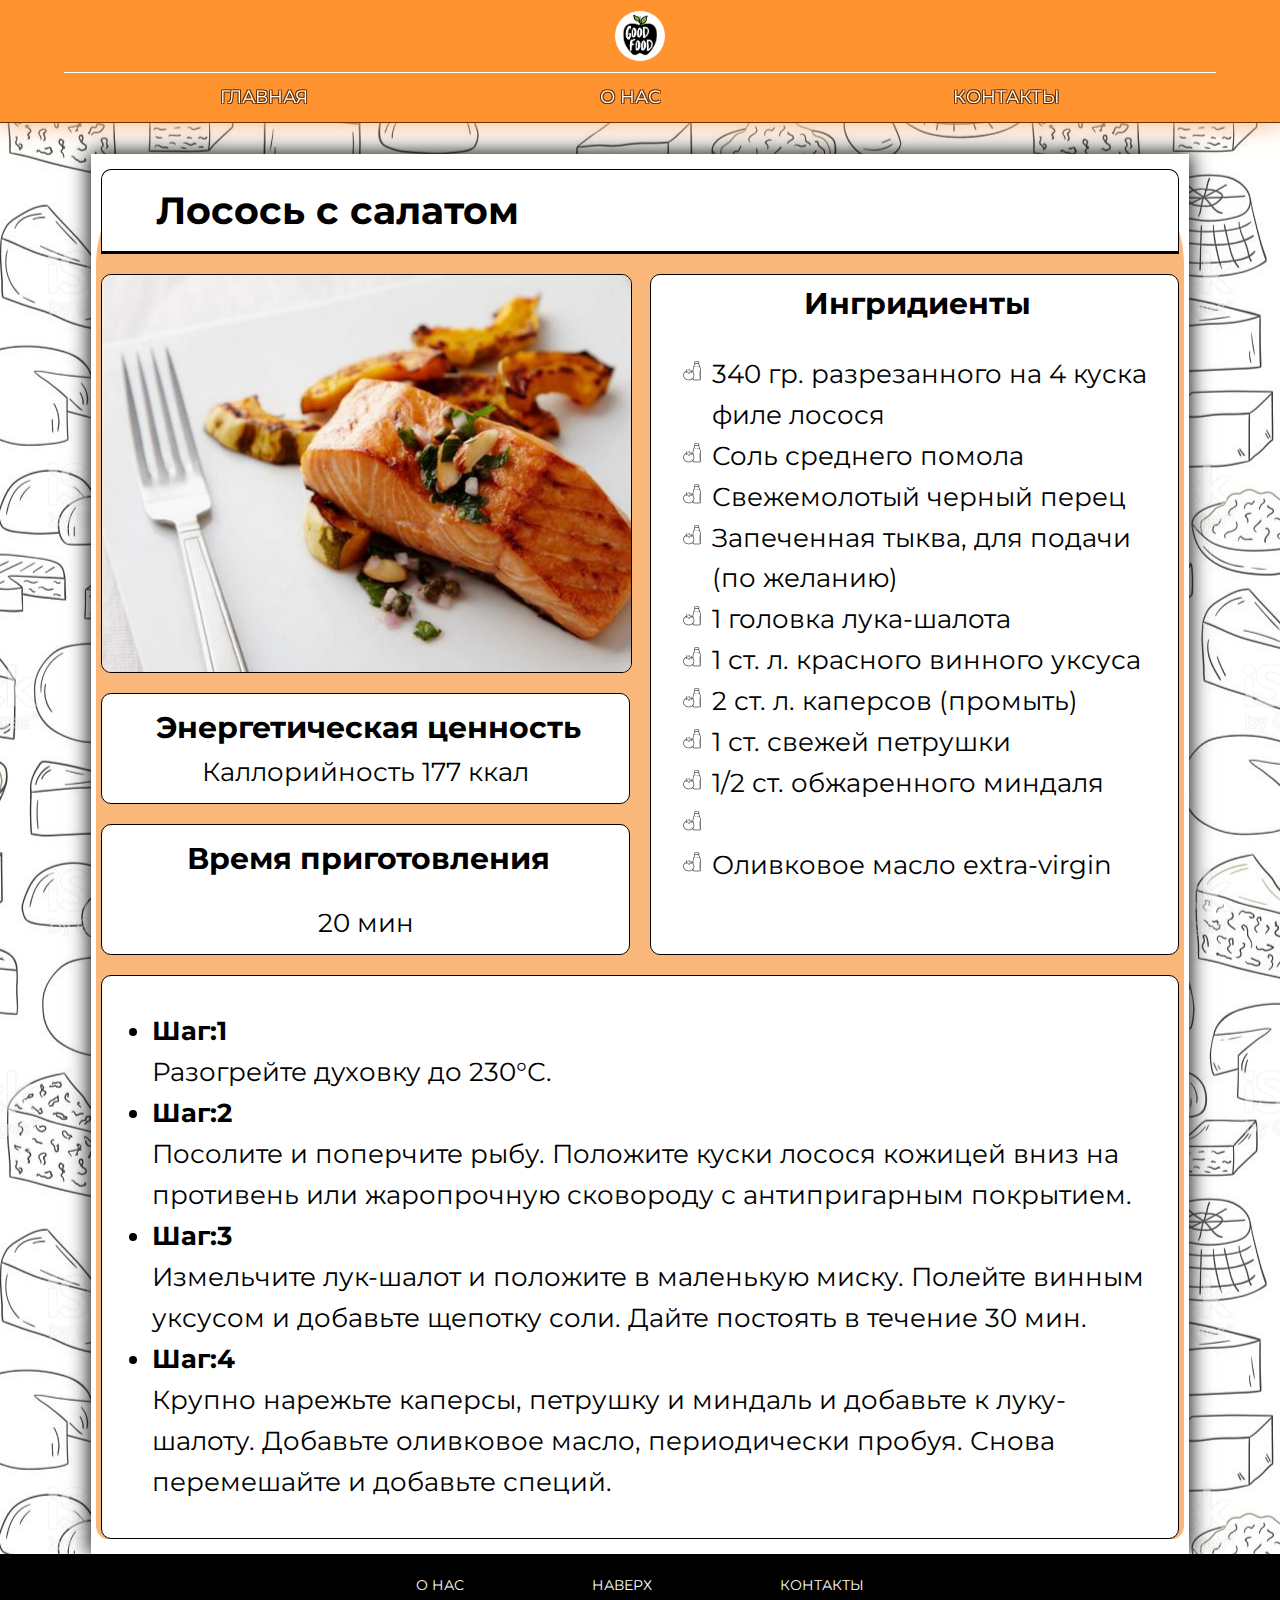
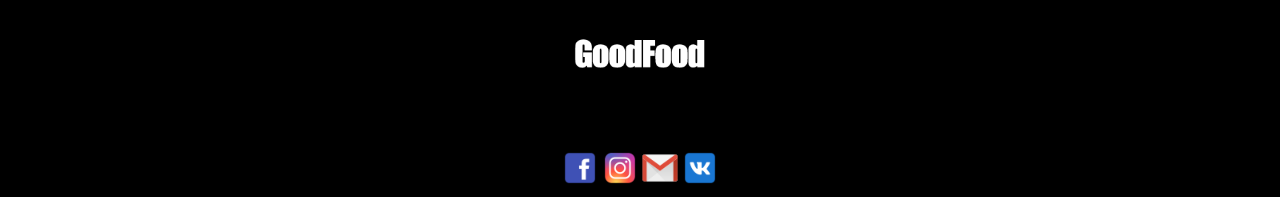
<file: Проект/a fishSalat.html>
<!DOCTYPE html>
<html lang="en">
<head>
	<meta charset="UTF-8">
 	<link rel="shortcut icon" href="accets/image/icon.png" type="image/png">

	<script src="https://code.jquery.com/jquery-3.5.1.min.js"></script>
	<meta name="viewport" content="wdata-catth=device-wdata-catth, initial-scale=1.0">
	<meta http-equiv="X-UA-Compatible" content="ie=edge">
	<link rel="stylesheet" href="accets/css/style.css">
	<link rel="stylesheet" href="accets/css/menu_style.css">
	<link rel="stylesheet" href="accets/css/footer_style.css">
	<link href="https://fonts.googleapis.com/css2?family=Montserrat:wght@300;400;800&display=swap" rel="stylesheet">
	<link rel="stylesheet" href="accets/css/recipes/recipeItem.css">a


	<script src="accets/js/burger_script.js"></script>
	<script src="accets/js/up_button.js"></script>




	<title>Лосось с салатом</title>

<!-- Head -->
</head>
<body>
	<div class="Head">
			<div class="logo_container">	
				<div class="header_burger">
				</div>
				<div class="logo">
							<a href="index.html"><img src="accets/image/logo.png" wdata-catth="100" alt="Логотип"></a>
				</div>
			</div>
					<nav class="dws_menu">
						<ul>
							<li><a class="nav_link" href="index.html">Главная</a></li>
							<li><a class="nav_link" href="About.html">О нас</a></li>
							<li><a class="nav_link" href="Conctacs.html">Контакты</a></li>
						</ul>
					</nav>
	</div>

<!-- Main -->
<div class="main">
	<div class="gridCont">
		<div class="header"><h2>Лосось с салатом</div>
		<img src="accets/image/food/fishSalat.jpg" alt="">
		<div class="timeCook">
			<h3>Время приготовления</h3>
			20 мин
		</div>
		<div class="ingridients">
			<h3>Ингридиенты</h3>
			<ul>
				<li>340 гр. разрезанного на 4 куска филе лосося</li>
				<li>Соль среднего помола</li>
				<li>Свежемолотый черный перец 
</li>
				<li>Запеченная тыква, для подачи (по желанию)</li>
				<li>1 головка лука-шалота </li>
				<li>1 ст. л. красного винного уксуса</li>
				<li>2 ст. л. каперсов (промыть)</li>
				<li>1 ст. свежей петрушки </li>
				<li>1/2 ст. обжаренного миндаля</li>
				<li></li>
				<li>Оливковое масло extra-virgin</li>
			</ul>
		</div>
		<div class="value">
			<h3>Энергетическая ценность</h3>Каллорийность 
			177 ккал
		</div>
		<div class="mainBody">
			<ul>
				<li>
					<h4>Шаг:1</h4>
					Разогрейте духовку до 230°С. 
				</li>
				<li>
					<h4>Шаг:2</h4>
					Посолите и поперчите рыбу. Положите куски лосося кожицей вниз на противень или жаропрочную сковороду с антипригарным покрытием.
				</li>
				<li>
					<h4>Шаг:3</h4>
					Измельчите лук-шалот и положите в маленькую миску. Полейте винным уксусом и добавьте щепотку соли. Дайте постоять в течение 30 мин. 
				</li>
				<li>
					<h4>Шаг:4</h4>
					Крупно нарежьте каперсы, петрушку и миндаль и добавьте к луку-шалоту. Добавьте оливковое масло, периодически пробуя. Снова перемешайте и добавьте специй. 
				</li>

			</ul>
		</div>
	</div>
</div>


<!-- Footer -->
<div class="footer">
	<div class="container">
		<nav class="foot_menu">	
				<ul>
					<li><a class="foot_link" href="About.html">О нас</a></li>
					<li><a class="foot_link" data-cat='button_up'>Наверх</a></li>
					<li><a class="foot_link" href="Conctacs.html">Контакты</a></li>

				</ul>
		</nav>
		<div class="logo">
						<a href=""><img src="accets/image/logo_text.png"></a>
		</div>
		<div class="contacts">
			<a class="foot_contacts" href="https://www.facebook.com/groups/613246849601926/"><img src="accets/image/facebook.png"></a>
			<a class="foot_contacts" href="https://www.instagram.com/goodfood22231/"><img src="accets/image/instagram.png"></a>
			<a class="foot_contacts" href="mailto:goodfoodmail22@gmail.com"><img src="accets/image/gmail.png"></a>
			<a class="foot_contacts" href="https://vk.com/club194978607"><img src="accets/image/vk.png"></a>

		</div>
	</div>
</div>

</body>
</html>
</file>
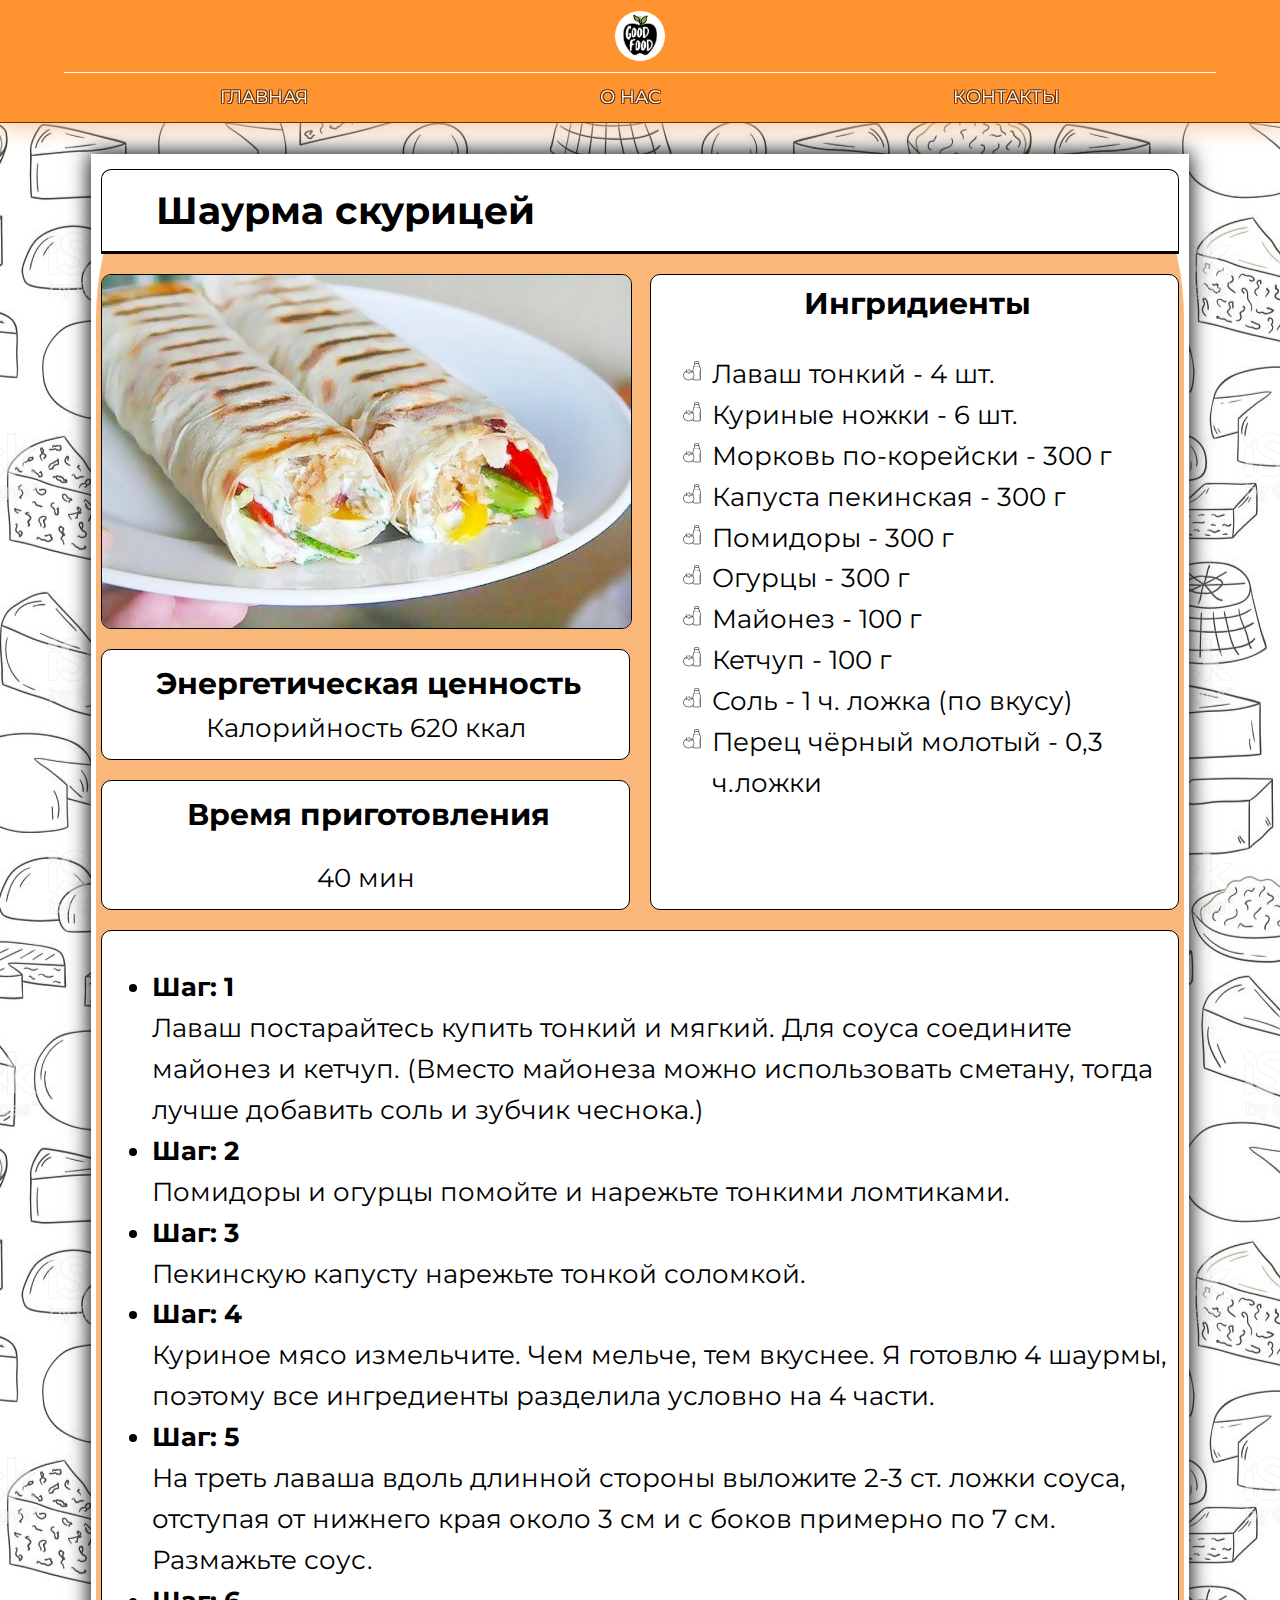
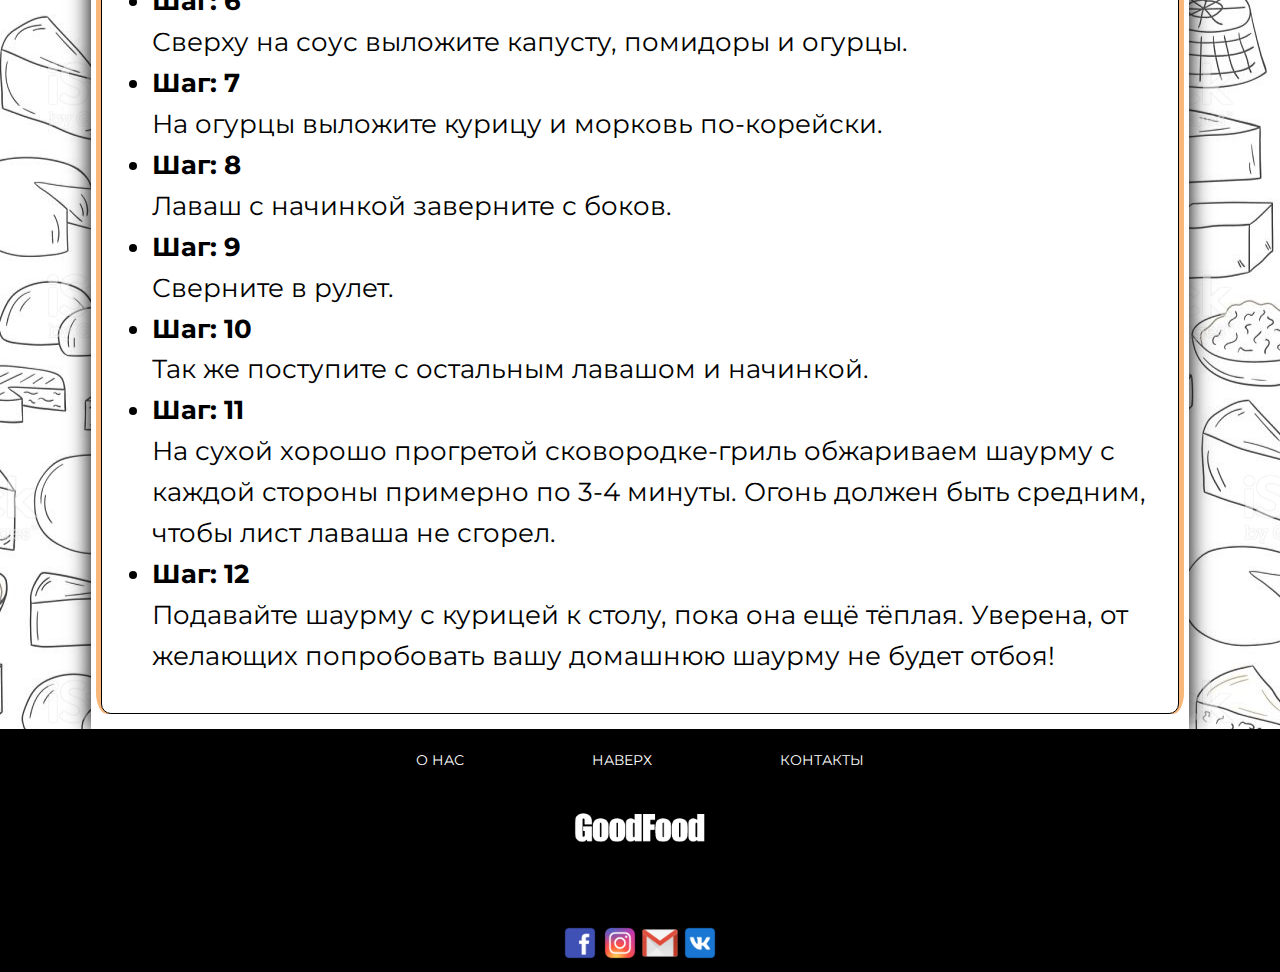
<file: Проект/a godEat.html>
<!DOCTYPE html>
<html lang="en">
<head>
	<meta charset="UTF-8">
 	<link rel="shortcut icon" href="accets/image/icon.png" type="image/png">

	<script src="https://code.jquery.com/jquery-3.5.1.min.js"></script>
	<meta name="viewport" content="wdata-catth=device-wdata-catth, initial-scale=1.0">
	<meta http-equiv="X-UA-Compatible" content="ie=edge">
	<link rel="stylesheet" href="accets/css/style.css">
	<link rel="stylesheet" href="accets/css/menu_style.css">
	<link rel="stylesheet" href="accets/css/footer_style.css">
	<link href="https://fonts.googleapis.com/css2?family=Montserrat:wght@300;400;800&display=swap" rel="stylesheet">
	<link rel="stylesheet" href="accets/css/recipes/recipeItem.css">a


	<script src="accets/js/burger_script.js"></script>
	<script src="accets/js/up_button.js"></script>




	<title>Шаурма с курицей</title>

<!-- Head -->
</head>
<body>
	<div class="Head">
			<div class="logo_container">	
				<div class="header_burger">
				</div>
				<div class="logo">
							<a href="index.html"><img src="accets/image/logo.png" wdata-catth="100" alt="Логотип"></a>
				</div>
			</div>
					<nav class="dws_menu">
						<ul>
							<li><a class="nav_link" href="index.html">Главная</a></li>
							<li><a class="nav_link" href="About.html">О нас</a></li>
							<li><a class="nav_link" href="Conctacs.html">Контакты</a></li>
						</ul>
					</nav>
	</div>

<!-- Main -->
<div class="main">
	<div class="gridCont">
		<div class="header"><h2>Шаурма скурицей</div>
		<img src="accets/image/food/shaurma-s-kuricei.jpg" alt="">
		<div class="timeCook">
			<h3>Время приготовления</h3>
			40 мин

		</div>
		<div class="ingridients">
			<h3>Ингридиенты</h3>
			<ul>
				<li>Лаваш тонкий - 4 шт.</li>
				<li>Куриные ножки - 6 шт.</li>
				<li>Морковь по-корейски - 300 г</li>
				<li>Капуста пекинская - 300 г</li>
				<li>Помидоры - 300 г</li>
				<li>Огурцы - 300 г</li>
				<li>Майонез - 100 г</li>
				<li>Кетчуп - 100 г</li>
				<li>Соль - 1 ч. ложка (по вкусу)</li>
				<li>Перец чёрный молотый - 0,3 ч.ложки</li>
			</ul>
		</div>
		<div class="value">
			<h3>Энергетическая ценность</h3>
			Калорийность 620 ккал
		</div>
		<div class="mainBody">
			<ul>
				<li>
					<h4>Шаг: 1</h4>
					Лаваш постарайтесь купить тонкий и мягкий.
Для соуса соедините майонез и кетчуп. (Вместо майонеза можно использовать сметану, тогда лучше добавить соль и зубчик чеснока.)
				</li>
				<li>
					<h4>Шаг: 2</h4>
					Помидоры и огурцы помойте и нарежьте тонкими ломтиками.

				</li>
				<li>
					<h4>Шаг: 3</h4>
					Пекинскую капусту нарежьте тонкой соломкой.

				</li>
				<li>
					<h4>Шаг: 4</h4>
					Куриное мясо измельчите. Чем мельче, тем вкуснее.
Я готовлю 4 шаурмы, поэтому все ингредиенты разделила условно на 4 части.
				</li>
				<li>
					<h4>Шаг: 5</h4>
					На треть лаваша вдоль длинной стороны выложите 2-3 ст. ложки соуса, отступая от нижнего края около 3 см и с боков примерно по 7 см. Размажьте соус.

				</li>
				<li>
					<h4>Шаг: 6</h4>
					Сверху на соус выложите капусту, помидоры и огурцы.

				</li>
				<li>
					<h4>Шаг: 7</h4>
					На огурцы выложите курицу и морковь по-корейски.

				</li>
				<li>
					<h4>Шаг: 8</h4>
					Лаваш с начинкой заверните с боков.

				</li>
				<li>
					<h4>Шаг: 9</h4>
					Сверните в рулет.

				</li>
				<li>
					<h4>Шаг: 10</h4>
					Так же поступите с остальным лавашом и начинкой.

				</li>
				<li>
					<h4>Шаг: 11</h4>
					На сухой хорошо прогретой сковородке-гриль обжариваем шаурму с каждой стороны примерно по 3-4 минуты. Огонь должен быть средним, чтобы лист лаваша не сгорел.

				</li>
				<li>
					<h4>Шаг: 12</h4>
					Подавайте шаурму с курицей к столу, пока она ещё тёплая. Уверена, от желающих попробовать вашу домашнюю шаурму не будет отбоя!

				</li>
			</ul>
		</div>
	</div>
</div>


<!-- Footer -->
<div class="footer">
	<div class="container">
		<nav class="foot_menu">	
				<ul>
					<li><a class="foot_link" href="About.html">О нас</a></li>
					<li><a class="foot_link" data-cat='button_up'>Наверх</a></li>
					<li><a class="foot_link" href="Conctacs.html">Контакты</a></li>

				</ul>
		</nav>
		<div class="logo">
						<a href=""><img src="accets/image/logo_text.png"></a>
		</div>
		<div class="contacts">
			<a class="foot_contacts" href="https://www.facebook.com/groups/613246849601926/"><img src="accets/image/facebook.png"></a>
			<a class="foot_contacts" href="https://www.instagram.com/goodfood22231/"><img src="accets/image/instagram.png"></a>
			<a class="foot_contacts" href="mailto:goodfoodmail22@gmail.com"><img src="accets/image/gmail.png"></a>
			<a class="foot_contacts" href="https://vk.com/club194978607"><img src="accets/image/vk.png"></a>

		</div>
	</div>
</div>

</body>
</html>
</file>
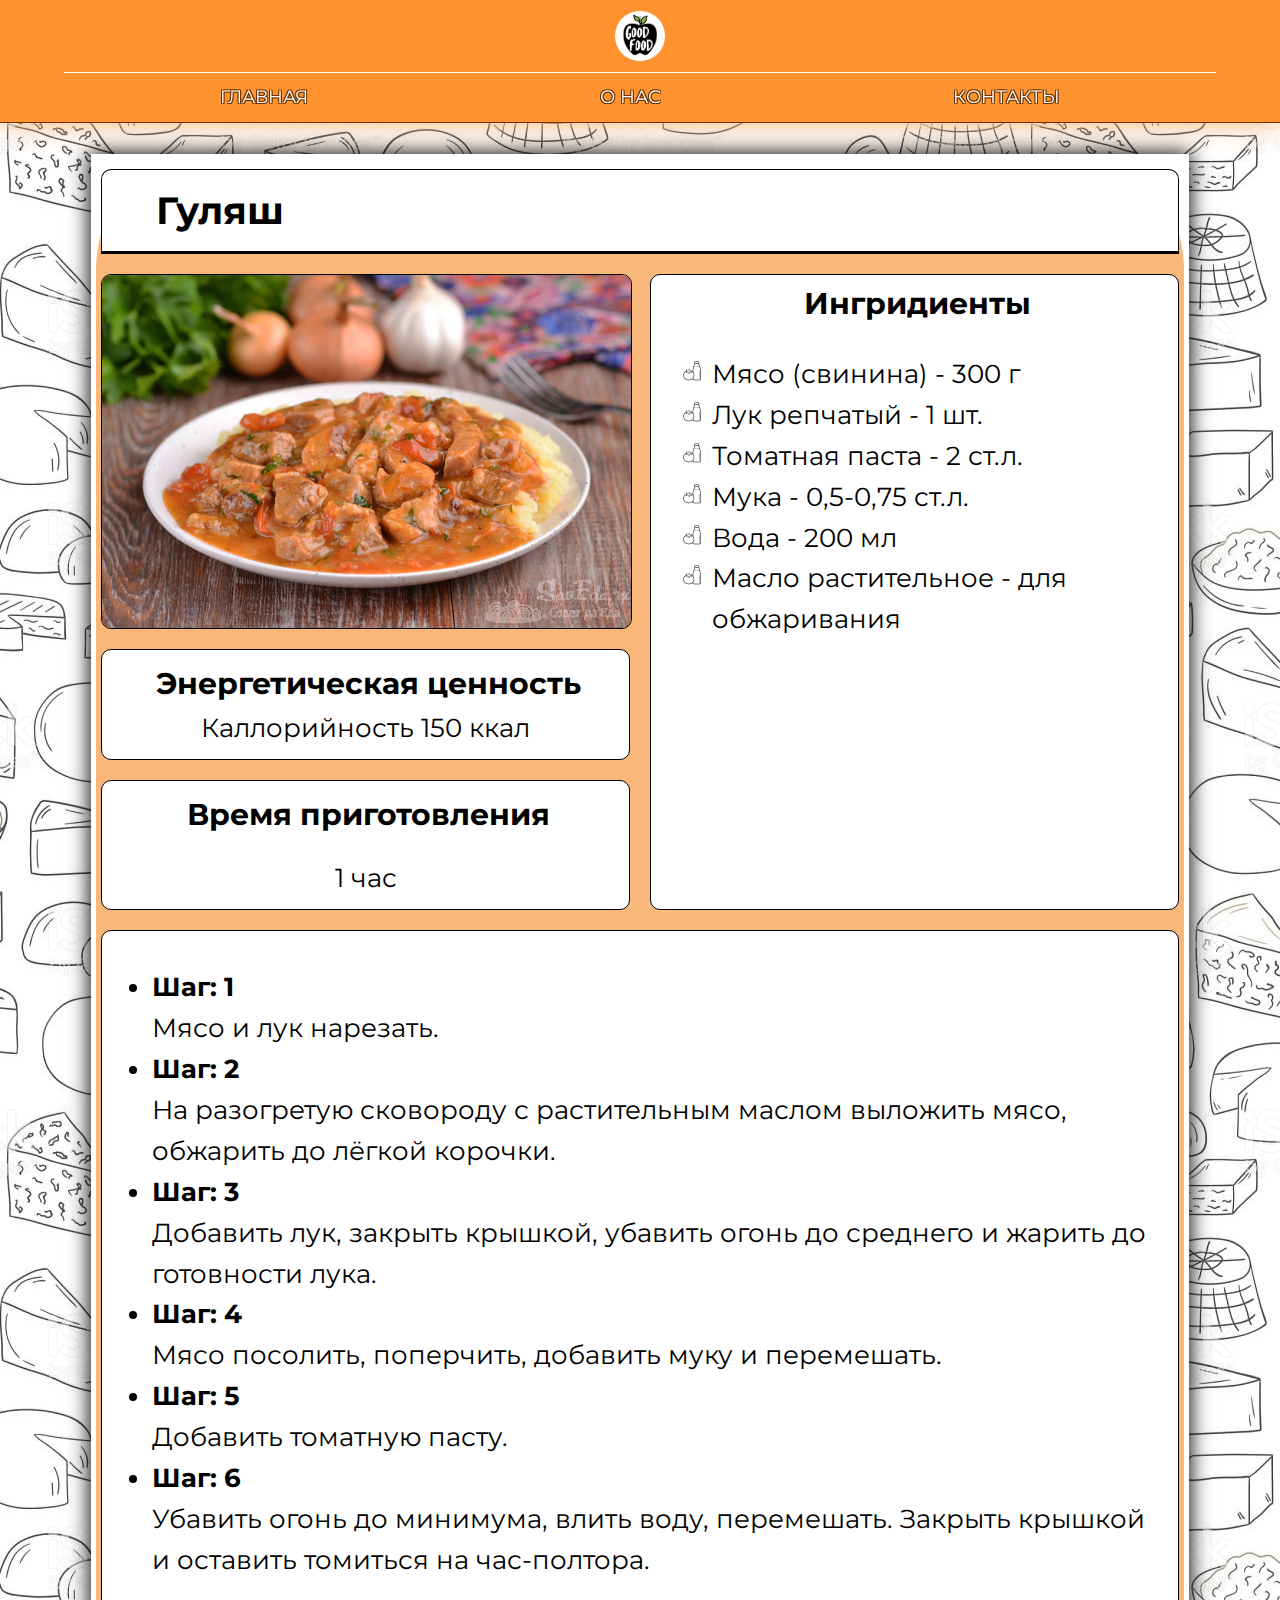
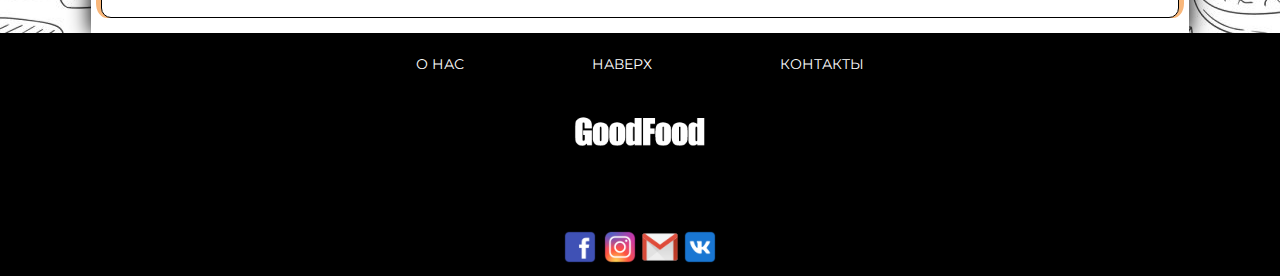
<file: Проект/a gulash.html>
<!DOCTYPE html>
<html lang="en">
<head>
	<meta charset="UTF-8">
 	<link rel="shortcut icon" href="accets/image/icon.png" type="image/png">

	<script src="https://code.jquery.com/jquery-3.5.1.min.js"></script>
	<meta name="viewport" content="wdata-catth=device-wdata-catth, initial-scale=1.0">
	<meta http-equiv="X-UA-Compatible" content="ie=edge">
	<link rel="stylesheet" href="accets/css/style.css">
	<link rel="stylesheet" href="accets/css/menu_style.css">
	<link rel="stylesheet" href="accets/css/footer_style.css">
	<link href="https://fonts.googleapis.com/css2?family=Montserrat:wght@300;400;800&display=swap" rel="stylesheet">
	<link rel="stylesheet" href="accets/css/recipes/recipeItem.css">a


	<script src="accets/js/burger_script.js"></script>
	<script src="accets/js/up_button.js"></script>




	<title>Гуляш</title>

<!-- Head -->
</head>
<body>
	<div class="Head">
			<div class="logo_container">	
				<div class="header_burger">
				</div>
				<div class="logo">
							<a href="index.html"><img src="accets/image/logo.png" wdata-catth="100" alt="Логотип"></a>
				</div>
			</div>
					<nav class="dws_menu">
						<ul>
							<li><a class="nav_link" href="index.html">Главная</a></li>
							<li><a class="nav_link" href="About.html">О нас</a></li>
							<li><a class="nav_link" href="Conctacs.html">Контакты</a></li>
						</ul>
					</nav>
	</div>

<!-- Main -->
<div class="main">
	<div class="gridCont">
		<div class="header"><h2>Гуляш</div>
		<img src="accets/image/food/gulash.jpg" alt="">
		<div class="timeCook">
			<h3>Время приготовления</h3>
			1 час
		</div>
		<div class="ingridients">
			<h3>Ингридиенты</h3>
			<ul>
				<li>Мясо (свинина) - 300 г
</li>
				<li>Лук репчатый - 1 шт.
</li>
				<li>Томатная паста - 2 ст.л.
</li>
				<li>Мука - 0,5-0,75 ст.л.
</li>
				<li>Вода - 200 мл
</li>
				<li>Масло растительное - для обжаривания
</li>

			</ul>
		</div>
		<div class="value">
			<h3>Энергетическая ценность</h3>
			Каллорийность 150 ккал
		</div>
		<div class="mainBody">
			<ul>
				<li>
					<h4>Шаг: 1</h4>
					Мясо и лук нарезать.

				</li>
				<li>
					<h4>Шаг: 2</h4>
					На разогретую сковороду с растительным маслом выложить мясо, обжарить до лёгкой корочки.

				</li>
				<li>
					<h4>Шаг: 3</h4>
					Добавить лук, закрыть крышкой, убавить огонь до среднего и жарить до готовности лука.

				</li>
				<li>
					<h4>Шаг: 4</h4>
					Мясо посолить, поперчить, добавить муку и перемешать.

				</li>
				<li>
					<h4>Шаг: 5</h4>
					Добавить томатную пасту.

				</li>
				<li>
					<h4>Шаг: 6</h4>
					Убавить огонь до минимума, влить воду, перемешать.
Закрыть крышкой и оставить томиться на час-полтора.
				</li>


			</ul>
		</div>
	</div>
</div>


<!-- Footer -->
<div class="footer">
	<div class="container">
		<nav class="foot_menu">	
				<ul>
					<li><a class="foot_link" href="About.html">О нас</a></li>
					<li><a class="foot_link" data-cat='button_up'>Наверх</a></li>
					<li><a class="foot_link" href="Conctacs.html">Контакты</a></li>

				</ul>
		</nav>
		<div class="logo">
						<a href=""><img src="accets/image/logo_text.png"></a>
		</div>
		<div class="contacts">
			<a class="foot_contacts" href="https://www.facebook.com/groups/613246849601926/"><img src="accets/image/facebook.png"></a>
			<a class="foot_contacts" href="https://www.instagram.com/goodfood22231/"><img src="accets/image/instagram.png"></a>
			<a class="foot_contacts" href="mailto:goodfoodmail22@gmail.com"><img src="accets/image/gmail.png"></a>
			<a class="foot_contacts" href="https://vk.com/club194978607"><img src="accets/image/vk.png"></a>

		</div>
	</div>
</div>

</body>
</html>
</file>
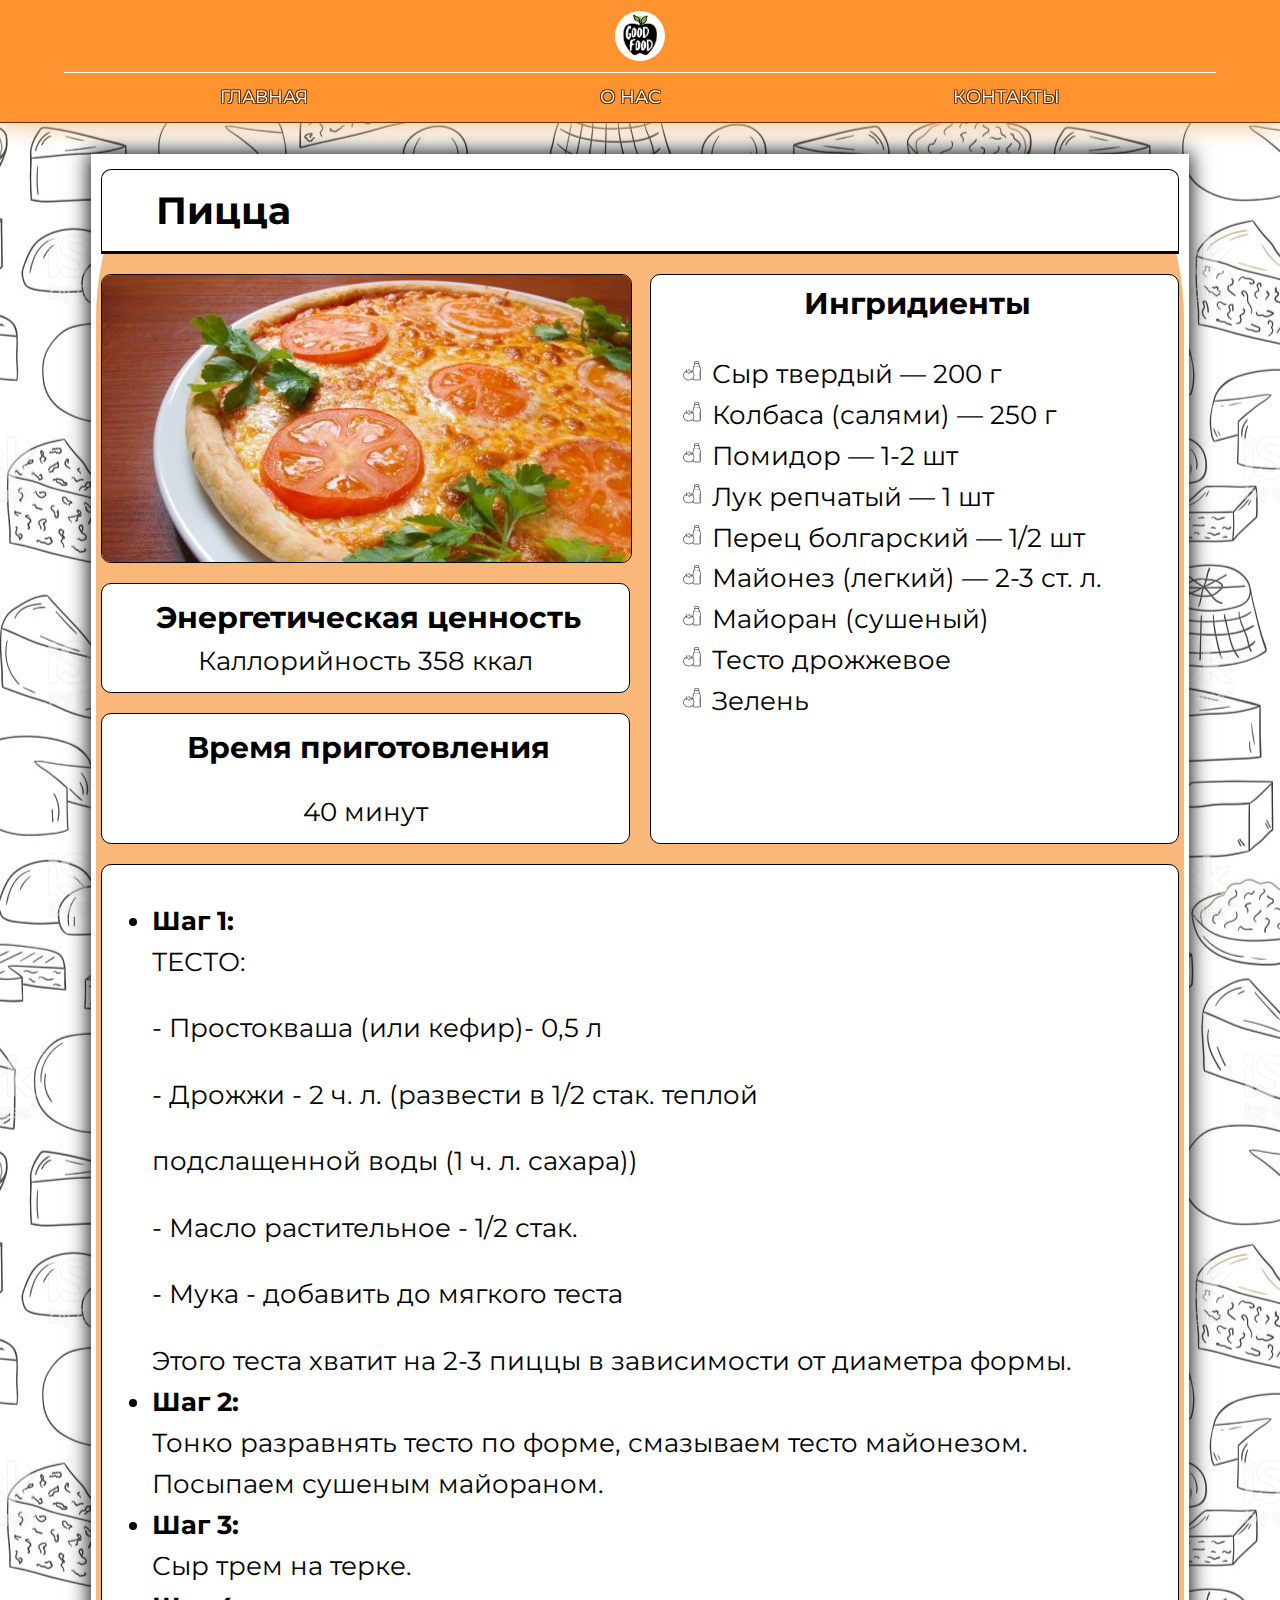
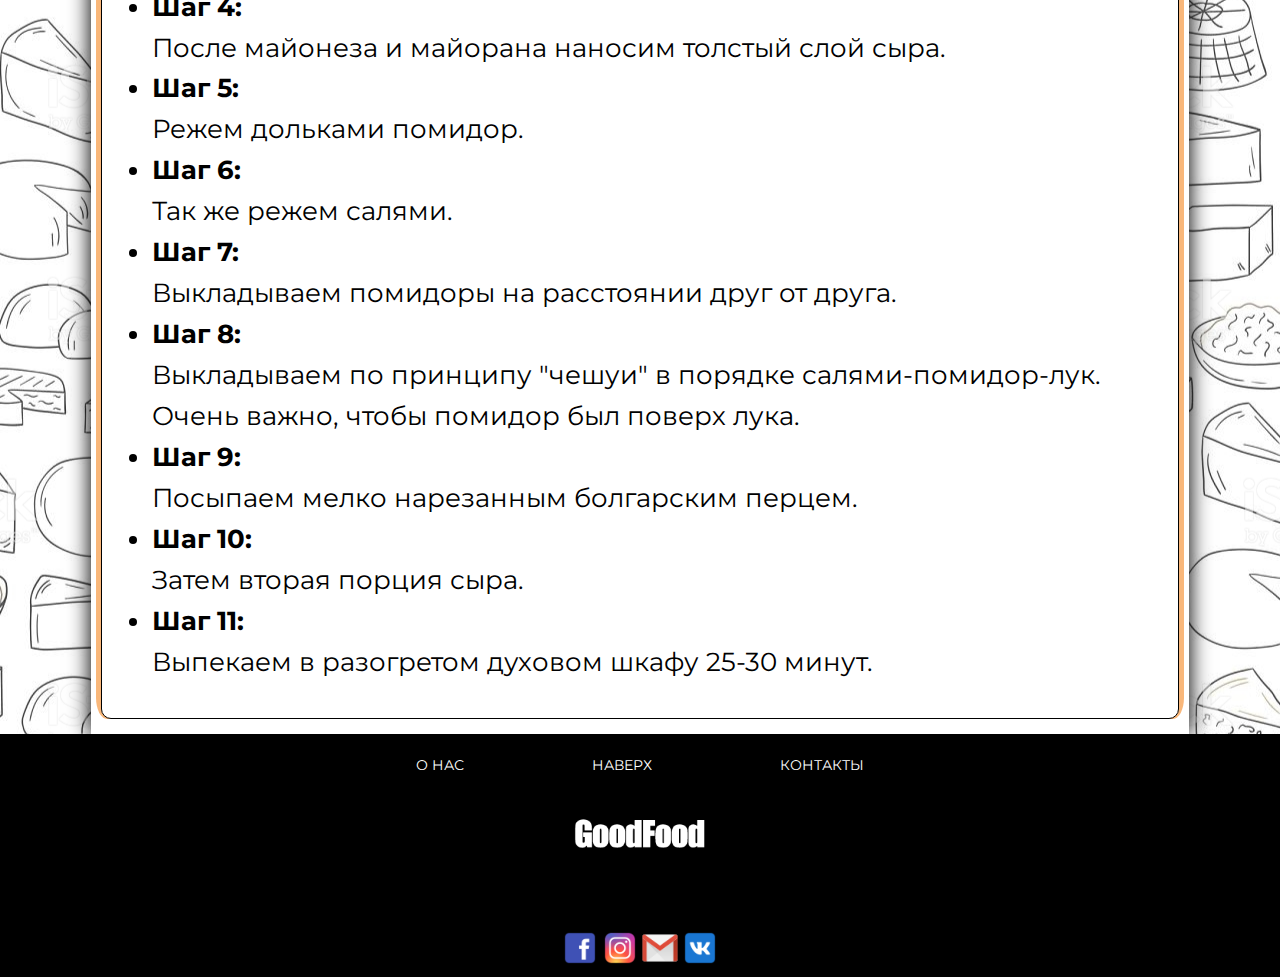
<file: Проект/a pizza.html>
<!DOCTYPE html>
<html lang="en">
<head>
	<meta charset="UTF-8">
 	<link rel="shortcut icon" href="accets/image/icon.png" type="image/png">

	<script src="https://code.jquery.com/jquery-3.5.1.min.js"></script>
	<meta name="viewport" content="wdata-catth=device-wdata-catth, initial-scale=1.0">
	<meta http-equiv="X-UA-Compatible" content="ie=edge">
	<link rel="stylesheet" href="accets/css/style.css">
	<link rel="stylesheet" href="accets/css/menu_style.css">
	<link rel="stylesheet" href="accets/css/footer_style.css">
	<link href="https://fonts.googleapis.com/css2?family=Montserrat:wght@300;400;800&display=swap" rel="stylesheet">
	<link rel="stylesheet" href="accets/css/recipes/recipeItem.css">a


	<script src="accets/js/burger_script.js"></script>
	<script src="accets/js/up_button.js"></script>




	<title>Пицца</title>

<!-- Head -->
</head>
<body>
	<div class="Head">
			<div class="logo_container">	
				<div class="header_burger">
				</div>
				<div class="logo">
							<a href="index.html"><img src="accets/image/logo.png" wdata-catth="100" alt="Логотип"></a>
				</div>
			</div>
					<nav class="dws_menu">
						<ul>
							<li><a class="nav_link" href="index.html">Главная</a></li>
							<li><a class="nav_link" href="About.html">О нас</a></li>
							<li><a class="nav_link" href="Conctacs.html">Контакты</a></li>
						</ul>
					</nav>
	</div>

<!-- Main -->
<div class="main">
	<div class="gridCont">
		<div class="header"><h2>Пицца</div>
		<img src="accets/image/food/pizza.jpg" alt="">
		<div class="timeCook">
			<h3>Время приготовления</h3>
			40 минут
		</div>
		<div class="ingridients">
			<h3>Ингридиенты</h3>
			<ul>
				<li>Сыр твердый — 200 г</li>
				<li>Колбаса (салями) — 250 г</li>
				<li>Помидор — 1-2 шт</li>
				<li>Лук репчатый — 1 шт</li>
				<li>Перец болгарский — 1/2 шт</li>
				<li>Майонез (легкий) — 2-3 ст. л.</li>
				<li>Майоран (сушеный)</li>
				<li>Тесто дрожжевое</li>
				<li>Зелень</li>
			</ul>
		</div>
		<div class="value">
			<h3>Энергетическая ценность</h3>Каллорийность 358 ккал
		</div>
		<div class="mainBody">
			<ul>
				<li><h4>Шаг 1:</h4>
ТЕСТО: <p></p>
- Простокваша (или кефир)- 0,5 л <p></p>
- Дрожжи - 2 ч. л. (развести в 1/2 стак. теплой <p></p> подслащенной воды (1 ч. л. сахара)) <p></p>
- Масло растительное - 1/2 стак. <p></p>
- Мука - добавить до мягкого теста <p></p>
Этого теста хватит на 2-3 пиццы в зависимости от диаметра формы.</li>
				<li><h4>Шаг 2: </h4>
Тонко разравнять тесто по форме, смазываем тесто майонезом.
Посыпаем сушеным майораном.</li>
				<li><h4>Шаг 3:</h4>
Сыр трем на терке.</li>
				<li><h4>Шаг 4:</h4>
После майонеза и майорана наносим толстый слой сыра.</li>
				<li><h4>Шаг 5:</h4>
Режем дольками помидор.</li>
				<li><h4>Шаг 6:</h4>
Так же режем салями.</li>
				<li><h4>Шаг 7:</h4>
Выкладываем помидоры на расстоянии друг от друга.</li>
				<li><h4>Шаг 8:</h4>
Выкладываем по принципу "чешуи" в порядке салями-помидор-лук. Очень важно, чтобы помидор был поверх лука.</li>
				<li><h4>Шаг 9:</h4>
Посыпаем мелко нарезанным болгарским перцем.</li>
				<li><h4>Шаг 10:</h4>
Затем вторая порция сыра.</li>
				<li><h4>Шаг 11:</h4>
Выпекаем в разогретом духовом шкафу 25-30 минут.</li>

			</ul>
		</div>
	</div>
</div>


<!-- Footer -->
<div class="footer">
	<div class="container">
		<nav class="foot_menu">	
				<ul>
					<li><a class="foot_link" href="About.html">О нас</a></li>
					<li><a class="foot_link" data-cat='button_up'>Наверх</a></li>
					<li><a class="foot_link" href="Conctacs.html">Контакты</a></li>

				</ul>
		</nav>
		<div class="logo">
						<a href=""><img src="accets/image/logo_text.png"></a>
		</div>
		<div class="contacts">
			<a class="foot_contacts" href="https://www.facebook.com/groups/613246849601926/"><img src="accets/image/facebook.png"></a>
			<a class="foot_contacts" href="https://www.instagram.com/goodfood22231/"><img src="accets/image/instagram.png"></a>
			<a class="foot_contacts" href="mailto:goodfoodmail22@gmail.com"><img src="accets/image/gmail.png"></a>
			<a class="foot_contacts" href="https://vk.com/club194978607"><img src="accets/image/vk.png"></a>

		</div>
	</div>
</div>

</body>
</html>
</file>
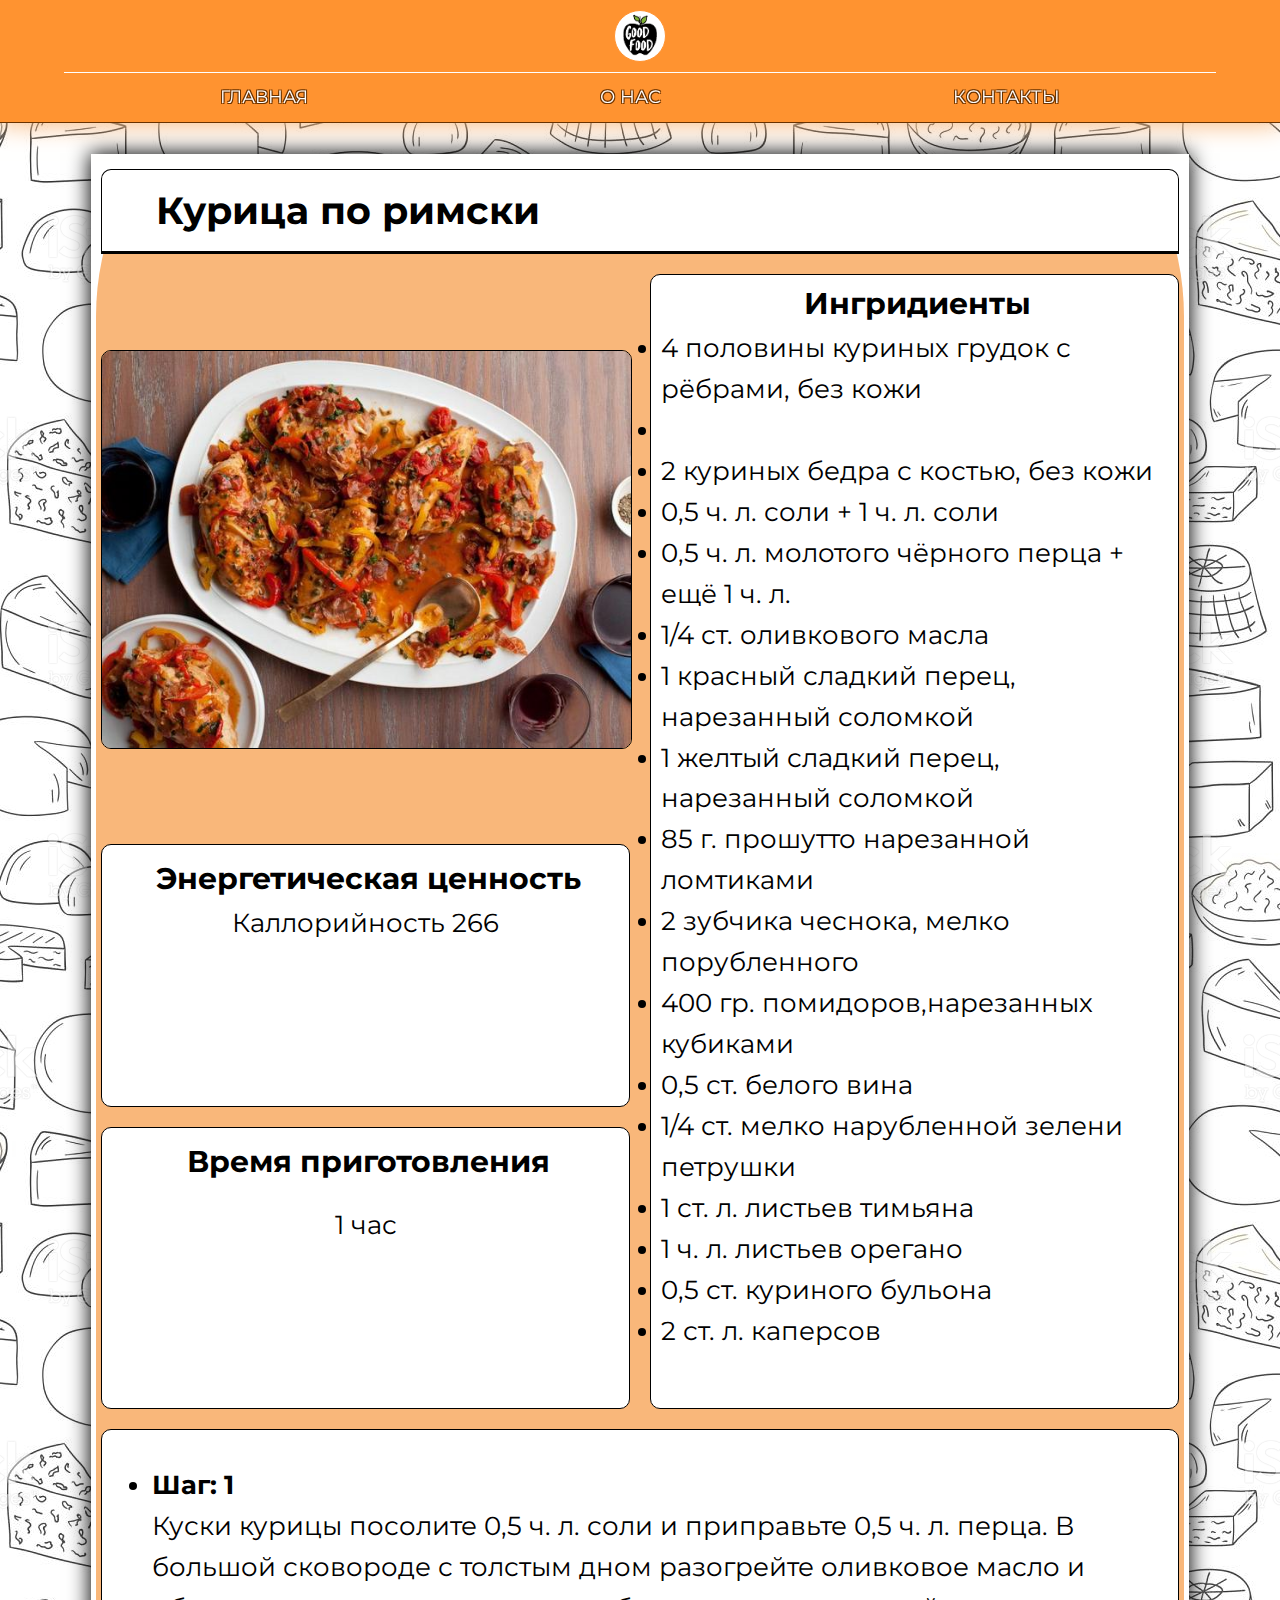
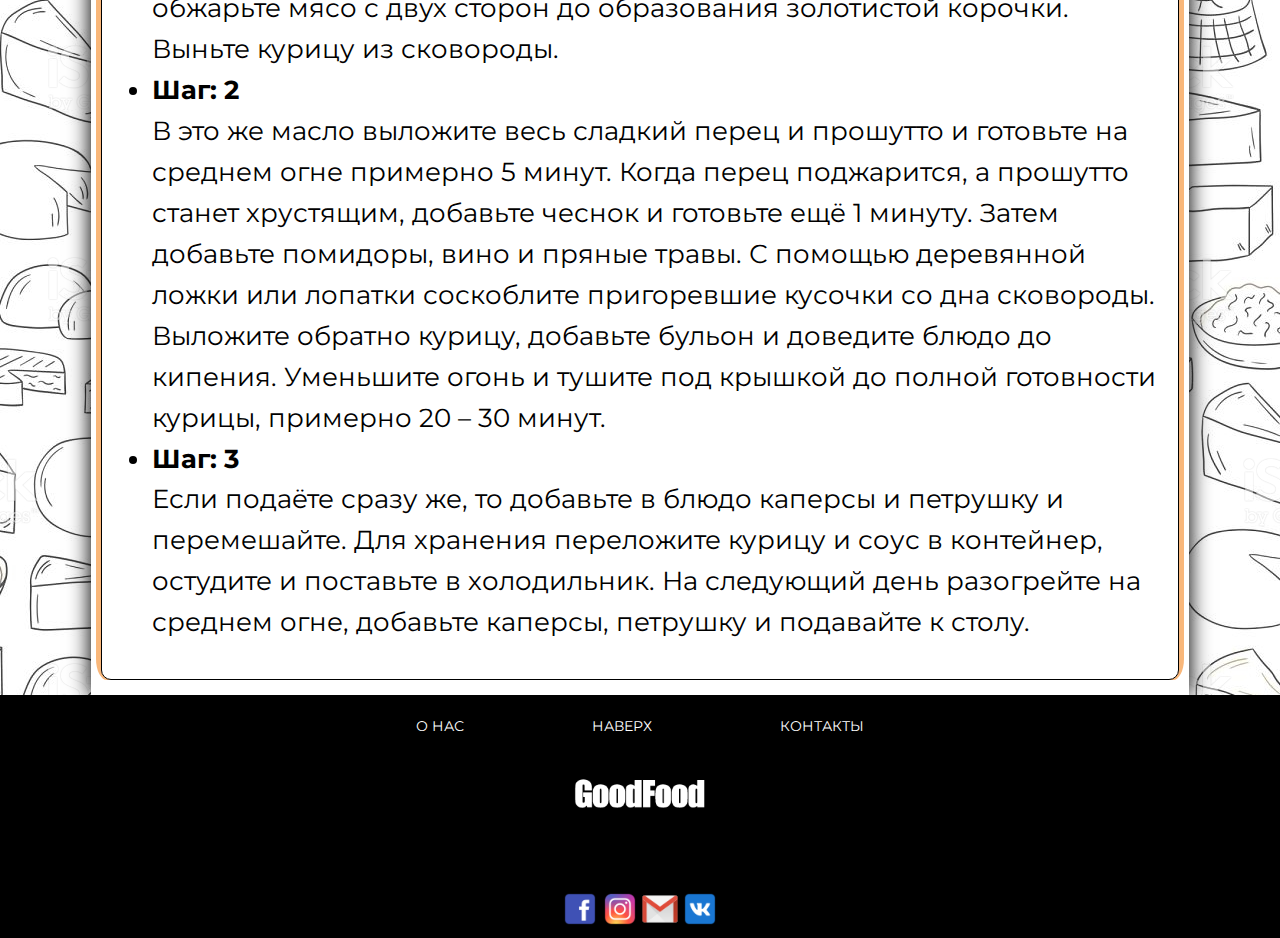
<file: Проект/a romChick.html>
<!DOCTYPE html>
<html lang="en">
<head>
	<meta charset="UTF-8">
 	<link rel="shortcut icon" href="accets/image/icon.png" type="image/png">

	<script src="https://code.jquery.com/jquery-3.5.1.min.js"></script>
	<meta name="viewport" content="wdata-catth=device-wdata-catth, initial-scale=1.0">
	<meta http-equiv="X-UA-Compatible" content="ie=edge">
	<link rel="stylesheet" href="accets/css/style.css">
	<link rel="stylesheet" href="accets/css/menu_style.css">
	<link rel="stylesheet" href="accets/css/footer_style.css">
	<link href="https://fonts.googleapis.com/css2?family=Montserrat:wght@300;400;800&display=swap" rel="stylesheet">
	<link rel="stylesheet" href="accets/css/recipes/recipeItem.css">a


	<script src="accets/js/burger_script.js"></script>
	<script src="accets/js/up_button.js"></script>




	<title>Курица по римски</title>

<!-- Head -->
</head>
<body>
	<div class="Head">
			<div class="logo_container">	
				<div class="header_burger">
				</div>
				<div class="logo">
							<a href="index.html"><img src="accets/image/logo.png" wdata-catth="100" alt="Логотип"></a>
				</div>
			</div>
					<nav class="dws_menu">
						<ul>
							<li><a class="nav_link" href="index.html">Главная</a></li>
							<li><a class="nav_link" href="About.html">О нас</a></li>
							<li><a class="nav_link" href="Conctacs.html">Контакты</a></li>
						</ul>
					</nav>
	</div>

<!-- Main -->
<div class="main">
	<div class="gridCont">
		<div class="header"><h2>Курица по римски</div>
		<img src="accets/image/food/romeChick.jpg" alt="">
		<div class="timeCook">
			<h3>Время приготовления</h3>
			1 час
		</div>
		<div class="ingridients">
			<h3>Ингридиенты</h3>
			<li>4 половины куриных грудок с рёбрами, без кожи<li>
			<li>2 куриных бедра с костью, без кожи </li>
			<li>0,5 ч. л. соли + 1 ч. л. соли</li>
			<li>0,5 ч. л. молотого чёрного перца + ещё 1 ч. л. </li>
			<li>1/4 ст. оливкового масла</li>
			<li>1 красный сладкий перец, нарезанный соломкой</li>
			<li>1 желтый сладкий перец, нарезанный соломкой</li>
			<li>85 г. прошутто нарезанной ломтиками</li>
			<li>2 зубчика чеснока, мелко порубленного</li>
			<li>400 гр. помидоров,нарезанных кубиками</li>
			<li>0,5 ст. белого вина </li>
			<li>1/4 ст. мелко нарубленной зелени петрушки</li>
			<li>1 ст. л. листьев тимьяна </li>
			<li>1 ч. л. листьев орегано </li>
			<li>0,5 ст. куриного бульона</li>
			<li>2 ст. л. каперсов </li>
			<ul>

			</ul>
		</div>
		<div class="value">
			<h3>Энергетическая ценность</h3>Каллорийность 
			266
		</div>
		<div class="mainBody">
			<ul>
				<li>
					<h4>Шаг: 1</h4>
					Куски курицы посолите 0,5 ч. л. соли и приправьте 0,5 ч. л. перца. В большой сковороде с толстым дном разогрейте оливковое масло и обжарьте мясо с двух сторон до образования золотистой корочки. Выньте курицу из сковороды.
				</li>
				<li>
					<h4>Шаг: 2</h4>
					В это же масло выложите весь сладкий перец и прошутто и готовьте на среднем огне примерно 5 минут. Когда перец поджарится, а прошутто станет хрустящим, добавьте чеснок и готовьте ещё 1 минуту. Затем добавьте помидоры, вино и пряные травы. С помощью деревянной ложки или лопатки соскоблите пригоревшие кусочки со дна сковороды. Выложите обратно курицу, добавьте бульон и доведите блюдо до кипения. Уменьшите огонь и тушите под крышкой до полной готовности курицы, примерно 20 – 30 минут.

				</li>
				<li>
					<h4>Шаг: 3</h4>
					Если подаёте сразу же, то добавьте в блюдо каперсы и петрушку и перемешайте. Для хранения переложите курицу и соус в контейнер, остудите и поставьте в холодильник. На следующий день разогрейте на среднем огне, добавьте каперсы, петрушку и подавайте к столу.

				</li>

			</ul>
		</div>
	</div>
</div>


<!-- Footer -->
<div class="footer">
	<div class="container">
		<nav class="foot_menu">	
				<ul>
					<li><a class="foot_link" href="About.html">О нас</a></li>
					<li><a class="foot_link" data-cat='button_up'>Наверх</a></li>
					<li><a class="foot_link" href="Conctacs.html">Контакты</a></li>

				</ul>
		</nav>
		<div class="logo">
						<a href=""><img src="accets/image/logo_text.png"></a>
		</div>
		<div class="contacts">
			<a class="foot_contacts" href="https://www.facebook.com/groups/613246849601926/"><img src="accets/image/facebook.png"></a>
			<a class="foot_contacts" href="https://www.instagram.com/goodfood22231/"><img src="accets/image/instagram.png"></a>
			<a class="foot_contacts" href="mailto:goodfoodmail22@gmail.com"><img src="accets/image/gmail.png"></a>
			<a class="foot_contacts" href="https://vk.com/club194978607"><img src="accets/image/vk.png"></a>

		</div>
	</div>
</div>

</body>
</html>
</file>
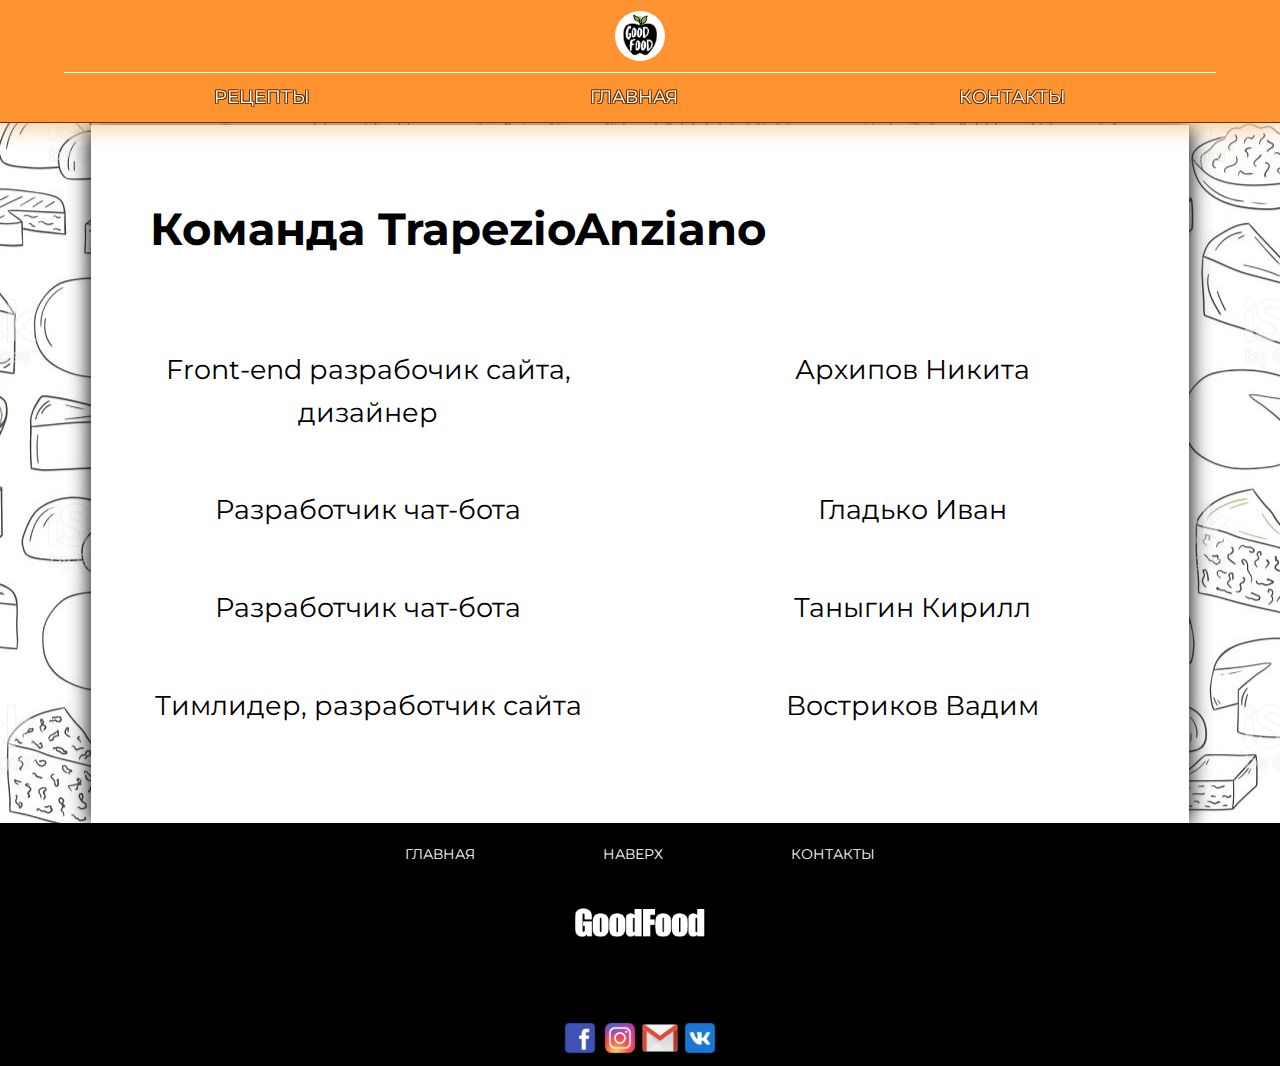
<file: Проект/About.html>
<!DOCTYPE html>
<html lang="en">
<head>
	<meta charset="UTF-8">
 	<link rel="shortcut icon" href="accets/image/icon.png" type="image/png">

	<script src="https://code.jquery.com/jquery-3.5.1.min.js"></script>
	<meta name="viewport" content="width=device-width, initial-scale=1.0">
	<meta http-equiv="X-UA-Compatible" content="ie=edge">
	<link rel="stylesheet" href="accets/css/style.css">
	<link rel="stylesheet" href="accets/css/menu_style.css">
	<link rel="stylesheet" href="accets/css/footer_style.css">
	<link href="https://fonts.googleapis.com/css2?family=Montserrat:wght@300;400;800&display=swap" rel="stylesheet">
	<link rel="stylesheet" href="accets/css/about.css">

	<script src="accets/js/burger_script.js"></script>
	<script src="accets/js/up_button.js"></script>


	<title>О нас</title>
</head>
<body>
	<div class="Head">
			<div class="logo_container">	
				<div class="header_burger">
				</div>
				<div class="logo">
							<a href="index.html"><img src="accets/image/logo.png" width="100" alt="Логотип"></a>
				</div>
				

					</div>
					<nav class="dws_menu">
						<ul>
							<li><a class="nav_link" href="Recipes.html">Рецепты</a></li>
							<li><a class="nav_link" href="index.html">Главная</a></li>
							<li><a class="nav_link" href="Conctacs.html">Контакты</a></li>
						</ul>
				</nav>
		</div>
	</div>


<div class="main">
			<h1>Команда TrapezioAnziano</h1>
	<div class="wrap">

		<div class="developer">Front-end разрабочик сайта, дизайнер</div>
		<name>Архипов Никита</name>
		<div class="developer">Разработчик чат-бота</div>
		<name>Гладько Иван</name>
		<div class="developer">Разработчик чат-бота</div>
		<name>Таныгин Кирилл</name>
		<div class="developer">Тимлидер, разработчик сайта</div>
		<name>Востриков Вадим</name>
	</div>
</div>
<div class="footer">
	<div class="container">
		<nav class="foot_menu">	
				<ul>
					<li><a class="foot_link" href="index.html">Главная</a></li>
					<li><a class="foot_link" id='button_up'>Наверх</a></li>
					<li><a class="foot_link" href="Conctacs.html">Контакты</a></li>

				</ul>
		</nav>
		<div class="logo">
						<a href=""><img src="accets/image/logo_text.png"></a>
		</div>
		<div class="contacts">
			<a class="foot_contacts" href="https://www.facebook.com/groups/613246849601926/"><img src="accets/image/facebook.png"></a>
			<a class="foot_contacts" href="https://www.instagram.com/goodfood22231/"><img src="accets/image/instagram.png"></a>
			<a class="foot_contacts" href="mailto:goodfoodmail22@gmail.com"><img src="accets/image/gmail.png"></a>
			<a class="foot_contacts" href="https://vk.com/club194978607"><img src="accets/image/vk.png"></a>

		</div>
	</div>
</div>

</body>
</html>
</file>
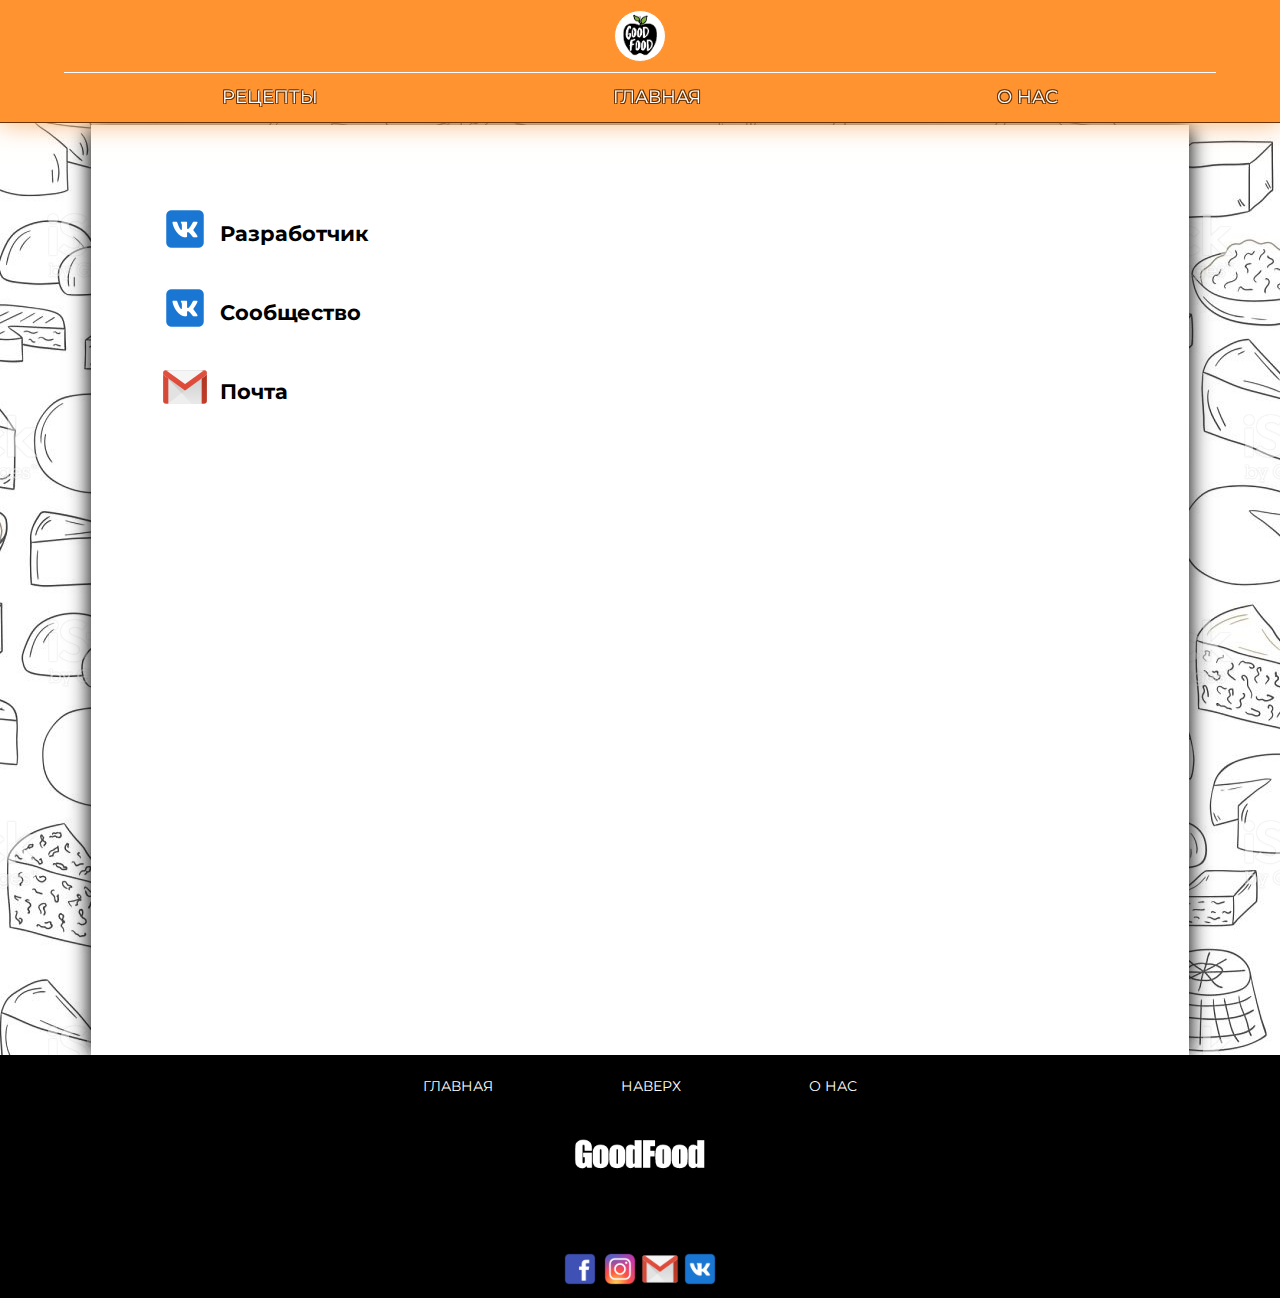
<file: Проект/Conctacs.html>
<!DOCTYPE html>
<html lang="en">
<head>
	<meta charset="UTF-8">
 	<link rel="shortcut icon" href="accets/image/icon.png" type="image/png">

	<script src="https://code.jquery.com/jquery-3.5.1.min.js"></script>
	<meta name="viewport" content="width=device-width, initial-scale=1.0">
	<meta http-equiv="X-UA-Compatible" content="ie=edge">
	<link rel="stylesheet" href="accets/css/style.css">
	<link rel="stylesheet" href="accets/css/menu_style.css">
	<link rel="stylesheet" href="accets/css/footer_style.css">
	<link href="https://fonts.googleapis.com/css2?family=Montserrat:wght@300;400;800&display=swap" rel="stylesheet">
	<link rel="stylesheet" href="accets/css/contacts.css">


	<script src="accets/js/burger_script.js"></script>
	<script src="accets/js/up_button.js"></script>


	<title>Контакты</title>
</head>
<body>
	<div class="Head">
			<div class="logo_container">	
				<div class="header_burger">
				</div>
				<div class="logo">
							<a href="index.html"><img src="accets/image/logo.png" width="100" alt="Логотип"></a>
				</div>
				

					</div>
					<nav class="dws_menu">
						<ul>
							<li><a class="nav_link" href="Recipes.html">Рецепты</a></li>
							<li><a class="nav_link" href="index.html">Главная</a></li>
							<li><a class="nav_link" href="About.html">О нас</a></li>
						</ul>
				</nav>
		</div>
	</div>


<div class="main">

<div class="wrap">
	<div class="contacts"> 
		<div class="contact">
			<a href="https://vk.com/narxipov"><img src="accets/image/vk.png" alt=""></a>
			<h3>Разработчик</h3>
		</div>
		<div class="contact">
			<a href="https://vk.com/club194978607"><img src="accets/image/vk.png" alt=""></a>
			<h3>Сообщество</h3>
		</div>
		<div class="contact">
			<a href="mailto:goodfoodmail22@gmail.com"><img src="accets/image/gmail.png" alt=""></a>
			<h3>Почта</h3>
		</div>
	</div>
</div>
</div>



</div>
<div class="footer">
	<div class="container">
		<nav class="foot_menu">	
				<ul>
					<li><a class="foot_link" href="index.html">Главная</a></li>
					<li><a class="foot_link" id='button_up'>Наверх</a></li>
					<li><a class="foot_link" href="About.html">О нас</a></li>

				</ul>
		</nav>
		<div class="logo">
						<a href=""><img src="accets/image/logo_text.png"></a>
		</div>
		<div class="contacts">
			<a class="foot_contacts" href="https://www.facebook.com/groups/613246849601926/"><img src="accets/image/facebook.png"></a>
			<a class="foot_contacts" href="https://www.instagram.com/goodfood22231/"><img src="accets/image/instagram.png"></a>
			<a class="foot_contacts" href="mailto:goodfoodmail22@gmail.com"><img src="accets/image/gmail.png"></a>
			<a class="foot_contacts" href="https://vk.com/club194978607"><img src="accets/image/vk.png"></a>

		</div>
	</div>
</div>

</body>
</html>
</file>
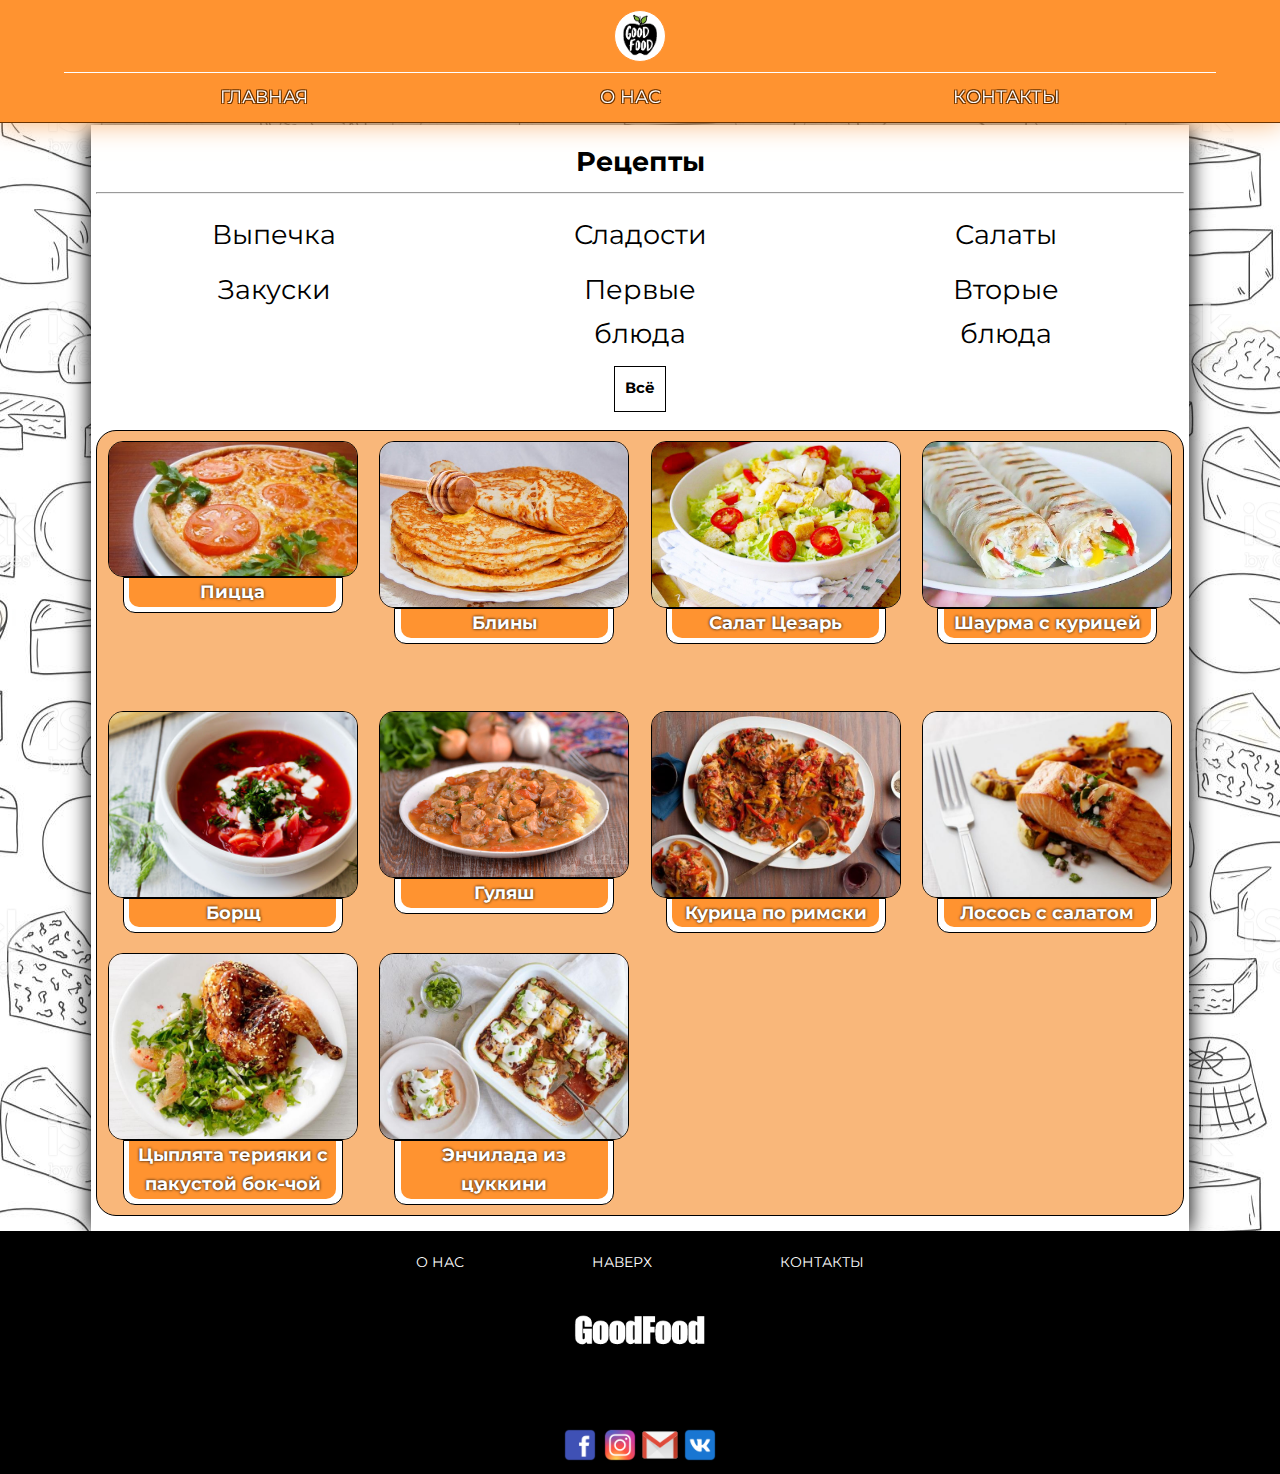
<file: Проект/Recipes.html>
<!DOCTYPE html>
<html lang="en">
<head>
	<meta charset="UTF-8">
 	<link rel="shortcut icon" href="accets/image/icon.png" type="image/png">

	<script src="https://code.jquery.com/jquery-3.5.1.min.js"></script>
	<meta name="viewport" content="wdata-catth=device-wdata-catth, initial-scale=1.0">
	<meta http-equiv="X-UA-Compatible" content="ie=edge">
	<link rel="stylesheet" href="accets/css/style.css">
	<link rel="stylesheet" href="accets/css/menu_style.css">
	<link rel="stylesheet" href="accets/css/footer_style.css">
	<link href="https://fonts.googleapis.com/css2?family=Montserrat:wght@300;400;800&display=swap" rel="stylesheet">
	<link rel="stylesheet" href="accets/css/recipes.css">


	<script src="accets/js/burger_script.js"></script>
	<script src="accets/js/up_button.js"></script>
	<script src="accets/js/filter.js"></script>



	<title>Рецепты</title>
</head>
<body>
	<div class="Head">
			<div class="logo_container">	
				<div class="header_burger">
				</div>
				<div class="logo">
							<a href="index.html"><img src="accets/image/logo.png" wdata-catth="100" alt="Логотип"></a>
				</div>
			</div>
					<nav class="dws_menu">
						<ul>
							<li><a class="nav_link" href="index.html">Главная</a></li>
							<li><a class="nav_link" href="About.html">О нас</a></li>
							<li><a class="nav_link" href="Conctacs.html">Контакты</a></li>
						</ul>
					</nav>
	</div>
<div class="main">
	<div class="wrapper">
		<div class="header">
			<div class="title">
				<h2>Рецепты</h2>
			</div>
			<hr>
			<div class="filterWindow">
				<ul>
					<li class="cathegory" data-filter="bak">Выпечка</li>
					<li class="cathegory" data-filter="sweet">Сладости</li>
					<li class="cathegory" data-filter="salat">Салаты</li>
					<li class="cathegory" data-filter="snack">Закуски</li>
					<li class="cathegory" data-filter="first">Первые блюда</li>
					<li class="cathegory" data-filter="second">Вторые блюда</li>
					<li class="aLLcathegory" data-filter="all"><h5>Всё</li>
				</ul>
			</div>
		</div>
		<div class="showWindow">
			<div class="block" data-cat="bak">
				<a href="a pizza.html">
					<image src="accets/image/food/pizza.jpg"></image>
					<div class="name"><h4>Пицца</h5></div>
				</a>
			</div>
			<div class="block" data-cat="sweet">
				<a href="a blins.html">	
					<image src="accets/image/food/bliny.jpg"></image>
					<div class="name"><h4>Блины</div>
				</a>
			</div>
			<div class="block" data-cat="salat">
				<a href="a cezar.html">
					<image src="accets/image/food/salat-cezar.jpg"></image>
					<div class="name"><h4>Салат Цезарь</div>
				</a>
			</div>
			<div class="block" data-cat="snack">
				<a href="a godEat.html">
					<image src="accets/image/food/shaurma-s-kuricei.jpg"></image>
					<div class="name"><h4>Шаурма с курицей</div>
				</a>
			</div>
			<div class="block" data-cat="first">
				<a href="a borsh.html">
					<image src="accets/image/food/borc.jpg"></image>
					<div class="name"><h4>Борщ</div>
				</a>
			</div>
			<div class="block" data-cat="second">
				<a href="a gulash.html">
					<image src="accets/image/food/gulash.jpg"></image>
					<div class="name"><h4>Гуляш</div>
				</a>
			</div>
			<div class="block" data-cat="second">
				<a href="a romChick.html">
					<image src="accets/image/food/romeChick.jpg"></image>
					<div class="name"><h4>Курица по римски</div>
				</a>
			</div>
			<div class="block" data-cat="snack">
				<a href="a fishSalat.html">
					<image src="accets/image/food/fishSalat.jpg"></image>
					<div class="name"><h4>Лосось с салатом</div>
				</a>
			</div>
			<div class="block" data-cat="second">
				<a href="a chickeTer.html">
					<image src="accets/image/food/chicken.jpg"></image>
					<div class="name"><h4>Цыплята терияки с пакустой бок-чой</div>
				</a>
			</div>
			<div class="block" data-cat="snack">
				<a href="a anchilada.html">
					<image src="accets/image/food/anchilada.jpg"></image>
					<div class="name"><h4>Энчилада из цуккини</div>
				</a>
			</div>
		</div>
	</div>
</div>
<div class="footer">
	<div class="container">
		<nav class="foot_menu">	
				<ul>
					<li><a class="foot_link" href="About.html">О нас</a></li>
					<li><a class="foot_link" data-cat='button_up'>Наверх</a></li>
					<li><a class="foot_link" href="Conctacs.html">Контакты</a></li>

				</ul>
		</nav>
		<div class="logo">
						<a href=""><img src="accets/image/logo_text.png"></a>
		</div>
		<div class="contacts">
			<a class="foot_contacts" href="https://www.facebook.com/groups/613246849601926/"><img src="accets/image/facebook.png"></a>
			<a class="foot_contacts" href="https://www.instagram.com/goodfood22231/"><img src="accets/image/instagram.png"></a>
			<a class="foot_contacts" href="mailto:goodfoodmail22@gmail.com"><img src="accets/image/gmail.png"></a>
			<a class="foot_contacts" href="https://vk.com/club194978607"><img src="accets/image/vk.png"></a>

		</div>
	</div>
</div>

</body>
</html>
</file>
<file: Проект/accets/css/style.css>
body{ 
	font-family: 'Montserrat', sans-serif;
	font-size: 18px;
	color: #000000;
	line-height: 1.6;
	margin: 0;
	background-image: url("../image/background 1.jpg");
	background-size: auto auto;
	background-position: center;
	display: flex;
	flex-direction: column;
}
html, body{
	min-height: 100vh;
}
*,
*:befor,
*:after{
	box-sizing: border-box;
}
:active, :hover, :focus {
    outline: 0;
    outline-offset: 0;
}
.main{
	min-height: 100vh;
	width: 85%;
	background: white;
	margin: auto;
	margin-top: 125px;
	padding: 15px 5px;
	box-shadow: 0 0 20px 1px black;
}

h1,h2,h3,h4,h5,h6
{
	margin: 0;
}

@media(max-width: 767px){
			.main{
	margin-top: 60px;
	}

	body.lock
	{
		overflow: hidden;
	}

}
</file>
<file: Проект/accets/css/menu_style.css>
.Head
{
	z-index: 1;
	position: relative;
	top: 0;
	left: 0;
	right: 0;
	background-color: white;

	text-transform: uppercase;

	background-color: #FF9330;

	display: flex;
	flex-direction: column;
	justify-content: space-between;

	align-items: center;
	box-shadow: 0 0px 25px 1px #F9B77A;

	 border-bottom: 1.5px solid #693200 ;
	 border-radius: 0px;
	 position: fixed;
	 box-sizing: border-box;
}

.Head .logo_container
{
	z-index: 2;
	width: 100%;
}
.Head .logo{
		background: white; 
		border: 1.5px solid #FF9330;
		border-radius: 150px;
		height: 50px;
		width: 50px;
		margin: 10px auto;
}	
.logo a img
{
	width: 100%;
}

.nav_link
{
	text-decoration: none;
	text-transform: uppercase;
}
.dws_menu
{
	display: flex;
	justify-content: space-around;
	width: 90%;
	border-top: 1px solid white;
	box-sizing: border-box;

}


.dws_menu ul,
.dws_menu ol
{
	list-style: none;
} 
.dws_menu > ul
{
	display: flex;
	justify-content: space-around;
	width: 100%;
	margin: 10px;
	padding: 0;
}
.dws_menu > ul li
{
	text-align: center;
	transition: all 0.1s linear;
	width: auto;

}
.dws_menu > ul li a 
{
	color: white;
	text-shadow:  
				#693200 1px 1px 0, 
				#693200 -1px -1px 0, 
                #693200 -1px 1px 0,
                #693200 0.6px -0.6px 0;
	transition: color 0.5s ease 0.1s;
}

.dws_menu li:hover
{
	position: relative;
	transition: all 0.7s ease;
	
	background-color: white;
	transform: scale(1);
	box-shadow: 0 0px 20px 3px #FF9330;
	border-radius: 10px;
	font-size: 16px;
	padding: 0 10px;
}
.dws_menu li:hover a{
	color: black;
	text-shadow: black 0 0 2px;
}



.header_burger{
	display: none;

}
@media(max-width: 767px){
	.Head{
		position: fixed;
		margin:0;
		height: auto;
		width: 100%;
	}	
	.Head .logo_container{
		z-index: 3;
		width: 100%;
		display: flex;
		justify-content: space-between;
		height: 100%;
		padding: 10px 15px;
		box-sizing: border-box;
		background: #FF9330;
	}
	.Head .logo_container .logo{
		height: 50px;
		width: 50px;
		margin: 0;
	}

	.Head .logo a img{
		margin:0;
		width: 100%;
		height: 100%;
	}	
	.header_burger{
		margin: auto 0;
		position: relative;
		display: block;
		width: 40px;
		height: 40px;
	}
	
	.dws_menu{

		position: fixed;
		top: -110%;
		transition: top 0.5s ease;
		background: #442100;
		display: block;
		height: 100%;
		width: 100%;
	}
	.dws_menu ul li a{
		color: white;
		}
	.dws_menu > ul{
		display: flex;
		flex-direction: column;
		align-items: flex-start;
		margin: 0;
		padding: 0;

	}


	.header_burger:before,
	.header_burger:after{
		display: block;
		position: absolute;
		left: 0;
		transition: all 0.3s linear 0s;
		content: '';
		background-color: white;
		width: 100%;
		height: 4px;
		border-radius: 2px;
	}	

	.header_burger:before{
		top: 8px;
	}
	.header_burger:after{
		bottom: 8px;
	}

	.header_burger.active:before{
		transform: rotate(45deg);
		top: 18px;
	}
	.header_burger.active:after{
		transform: rotate(-45deg);
		bottom: 18px;
	}
		.dws_menu.active{
			border: none;
			position: fixed;
			top: 72px;
			padding-top: 20px;
			padding-left: 20px;
		}
		.dws_menu.active ul li a{
			color: white;
		}
		.dws_menu.active ul li{
			text-align: left;
			width: 80%;
			margin: 10px 0;
			border-bottom: 2px solid white;
		}
		.dws_menu.active li:hover{
			transition: all 0.5s ease;
			position: relative;
			background-color: white;
			
			transform: scale(1);
			box-shadow: 0 0px 20px 3px grey;
			border-radius: 10px;
			font-size: 16px;
			padding: 0 10px;
		}
		.dws_menu.active li:hover a{
			color: black;
		}


}
</file>
<file: Проект/accets/css/footer_style.css>
.footer
{
	background-color: black;
	width: 100%;
	height: auto;
	margin: 0 auto;
	text-align: top;
	padding-bottom: 0px;
}

.container
{
	display: flex;
	flex-direction: column;
	justify-content: space-between;
	padding-top: 20px;
}
.foot_menu{
	padding: 0;
}
.foot_menu ul{
	padding: 0;
	font-size: 14px;
	margin: 0 25%;
	display: flex;
	flex-direction: row;
	justify-content: center;
}
.foot_menu ul li{
	margin: 0 10%;
	text-align: center;
}
.foot_menu ul > li a
{
	color: white;
	text-align: center;
}
.foot_link
{
	text-decoration: none;
	text-transform: uppercase;
}
.contacts
{
	width: auto;
	display: flex;
	flex-direction: row;
	justify-content: center;
}
.foot_contacts img 
{
	width: 40px;
	height: 40px;
}
.footer .logo
{
	text-align: center;
	width: 20%;
	height: 1%;
	margin: 0 auto;

}
.footer .logo img
{
	width: 100%;
	height: 100%;
}
.footer #button_up:hover {   
   cursor: pointer;   
} 
.footer #button_up:active {   
} 
@media(max-width: 767px){
	.footer .logo
	{
		display: none;
	}
	.foot_menu ul{
		display: flex;
		width: auto;
		justify-content: center;
		margin: 0;
		margin-bottom: 10px;
		list-style: none;
	}
	.foot_menu ul> li{
		margin: 0 10px;
	color: white;
	text-align: center;
}
}
</file>
<file: Проект/accets/css/slider.css>
.slider{
	height: 80vh;
	width: auto;
	display: grid;
	grid-template-areas: 
		"buttonleft slide buttonright"
		"	dot 	dot 	dot";
		max-height: 50vw;
		grid-template-columns: 7% 1fr 7%;
		grid-template-rows: 80% 20%;
		position: relative;
}

/*Слайдер главная main*/
.slider .slick-arrow{
	border: none;
	font-size: 0;
}

.slider .slick-arrow.slick-prev{
	grid-area: buttonleft;
	left: 0;
	background: url("../image/prev.png") 0 0 / 100% no-repeat;
	background-position: center;
}
.slider .slick-arrow.slick-next{
	grid-area: buttonright;
	right: 0;
	background: url("../image/next.png") 0 0 / 100% no-repeat;
	background-position: center;
}


/* Точки (булиты) */
.slider .slick-dots{
	height: auto;
	grid-area: dot;
	width: 50%;
	margin: 0 auto;
	display: flex;
	justify-content: space-around;
	list-style: none;
	padding: 0;
	align-items: center;
}

.slider .slick-dots li{
	height: 100%;
	width: 100%;
	position: relative;
}

.slider .slick-dots button{
	position: absolute;
	left: 50%;
	top: 50%;
	font-size: 0;
	width: 25%;
	height: 25%;
	min-height: 15px;
	border: 1.1px solid #FF9330;
	border-radius: 100%;
	background: white;
	}
.slider .slick-dots li.slick-active button{
	background: #FF9330;
	transition: all 0.6s;
}

.slick-list {
	min-height: 100%;
	max-height: 100%;
	overflow: hidden;
	grid-area: slide;
	border-bottom: 2px solid #693200;
	border-top: 2px solid #693200;
		border-radius: 40px;

}

.slick-track{
	box-sizing: border-box;
	height: 100%;
	overflow: hidden;
	display: flex;
	align-items: flex-start;
}



.slider .slick-slide {
	text-align: center;

	height: 100%;
	width: auto;

	display: flex;
	flex-direction: column;
	justify-content: center;
}


.slider .text{
	order: 0;

}

.slider .slider_item{
	order: 1;
	width: 100%;
	min-height: 80%;
	max-height: 80%;

	margin: auto;

	position: relative;
	text-align: center;
	vertical-align: middle;

}
.slider .slider_item a{
	height: 100%;
	width: 100%;
	text-decoration: none;
}

.slider .slider_item img{
	width: auto;
	height: 100%;
}
.slider .slick-active img{
	box-shadow: 0 0 20px 0.5px black;
	border: 1px solid black;
	transition: box-shadow 0.6s;
}
.slider .slick-active img:hover{
	box-shadow: none;
	transform: scale(1.1);
	border: 1px solid grey;
	transition: all 0.6s;
}
.slider .slick-active img:not(:hover){
	box-shadow: 0 0 20px 1px #693200;
	border: 1px solid black;
	transition: all 0.6s;
}



@media(max-width: 767px){
		.slider{
			max-height: 80vw;
	}
		.slider .slick-arrow.slick-next{
	position: absolute;
	left: -9999px;
	}
	.slider .slick-list{
		border: none;
		border-radius: 0;
	}
	.slider .slick-arrow.slick-prev{
		position: absolute;
	left: -9999px;
	}
.slider .slick-dots button{
	left: 50%;
	height: 4vw;
	width: 4vw;
}

	.slider .slider_item img{
		height: 90%;
	}
	.slider .slick-active img{
	border: 1px solid black;
	transition: box-shadow 0.6s;
	}
	.slider .slick-active img:hover{
	box-shadow: none;
	transform: scale(1.1);
	border: 1px solid grey;
	transition: all 0.6s;
	}
	.slider .slick-active img:not(:hover){
	box-shadow: 0 0 20px 1px black;
	border: 1px solid black;
	transition: all 0.6s;
	}

	.slider .text{
		font-size: 60%;
	}
}
</file>
<file: Проект/accets/css/main.css>
.main .description{
	padding: 0 10%;
}
.main .description h1
{
	font-size: 3vw;
}
.main .description .text{
	font-size: 1.5vw;
}

 
.delimiter{
	width: auto;
	height: 10px;
	background-color: #693200;
	box-shadow: 0 0px 40px 1px grey; 
	border-radius: 10px;
	margin: 10px;

}

@media(max-width: 767px){
		.main .description h1
	{
		font-size: 3vw;
	}
	.main .description .text
	{
		font-size: 2vw;
	}
	.main{
		padding-top: 30px;
	}
}

@media(max-width: 530px){
	.main .description h1
	{
		font-size: 4vw;
	}
	.main .description .text
	{
		font-size: 3vw;
	}
}
</file>
<file: Проект/accets/css/recipes/recipeItem.css>
.main{
	display: block;
}
.gridCont{
	background: #F9B77A;
	padding:0 5px;
	border-top-right-radius: 7%;
	border-top-left-radius: 7%;

	border-bottom-right-radius: 1%;
	border-bottom-left-radius: 1%;

	height: auto;
	display: grid;
	grid-template-areas:
	"header header"
	"img ing"
	"value ing"
	"time ing"
	"body body";
	grid-gap: 20px;
	grid-template-columns: 1fr 1fr;
	grid-template-rows: auto auto auto auto auto;
	font-size: 2vw;
}
.gridCont .timeCook h3, .gridCont .ingridients h3, .gridCont .value h3{
	text-align: center;
	background: s;
	width: auto;
	padding-left: 5px;
	border-radius: 20px;

}
.gridCont img,.gridCont div{
	background:white;
	padding: 10px;
	text-align: center;
	align-items: 
	padding: 20px;
	border: 1px solid black;
	border-radius: 10px;
}
.gridCont .header{
	border-top-right-radius: 10px;
	background: white;
	grid-area: header;
	text-align: left;
	padding: 10px;
	padding-left: 5%; 

	border-bottom: 3px solid black;

	border-bottom-right-radius: 0;
	border-bottom-left-radius: 0;

	border-top-right-radius: 10px;
	border-top-left-radius: 10px;

}
.gridCont> img{
	margin: auto;
	grid-area: img;
	height: auto;
	width: 100%;
	padding: 0;
}

.gridCont .timeCook{
	grid-area: time;
	padding: auto;
	height: auto;
}
.gridCont .timeCook h3{
	margin-bottom: 20px;
	}
.gridCont .ingridients{
	padding: 5px 10px;
	grid-area: ing;
	text-align: left;
}
.gridCont .ingridients ul{
		display: flex;
		flex-direction: column;
		list-style-image: url("../../image/1.png"); 
		padding-left: 10%;
	}
.gridCont .ingridients li{
	
}

.main .gridCont .value{
	grid-area: value;
		text-align: center;
}
.main .gridCont .value ul{
	list-style: none;

}
.main .gridCont .value li{
		text-align: left;
}

.gridCont .mainBody{
	grid-area: body;
}
.gridCont .mainBody ul{
}
.gridCont .mainBody ul li{
	text-align: left;
}

@media(max-width: 767px){
	.gridCont{
	background: #F9B77A;
	padding:0 5px;
	border-top-right-radius: 7%;
	border-top-left-radius: 7%;

	border-bottom-right-radius: 1%;
	border-bottom-left-radius: 1%;

	height: auto;
	display: grid;
	grid-template-areas:
	"header header"
	"img img"
	"ing ing"
	"time value"
	"body body";
	grid-gap: 10px;
	grid-template-columns: 1fr 1fr;
	grid-template-rows: auto auto auto auto auto;
	font-size: 2.8vw;
}
.main .gridCont .value{
	grid-area: value;
		text-align: left;
}
.main .gridCont .value ul{
	padding-left: 7%;

}


}
</file>
<file: Проект/accets/css/about.css>
.main .wrap{
	display: grid;
	grid-template-columns: 1fr 1fr;
}
.main *{
	text-align: center;
	font-size: 3vh;
	margin: 5% auto;
}
.main h1{
	text-align: left;
	padding-left: 5%;
	font-size: 3.5vw;
}
html, body, .main{
	min-height: 70vh;
}
@media(max-width: 767px){
	.main{
	padding-top: 40px;
	}
	.main *{
	text-align: center;
	font-size: 3.5vw;
}
}
</file>
<file: Проект/accets/css/contacts.css>
.wrap{
	height: auto;
	padding: 5%;
}
.wrap .contacts{
	display: flex;
	flex-direction: column;
}
.wrap .contact{
	margin: 10px ;
	display: flex;
	flex-direction: row;
}
.wrap .contact img{
}
.wrap .contact h3{
	margin-left: 10px;
	display: flex;
	align-items: center;
	vertical-align: middle;
	text-align: center;
}
</file>
<file: Проект/accets/css/recipes.css>
.wrapper{
	width: 100%:;
	display: flex;
	flex-direction: column;
}
.main h2{
	text-align: center;
}
.showWindow{
	display: grid;
}

.filterWindow{
	width: 100%;
}
.filterWindow .cathegory{
	}
.filterWindow>ul{
	width: 100%;
	display: grid;
	grid-gap: 10px;
	grid-template-rows: repeat(auto-fill, auto);
	grid-template-columns: 1fr 1fr 1fr;
	list-style: none;
	padding: 0;
	text-align: center;
}
.filterWindow>ul li{
	margin: auto;

	}

.filterWindow>ul li:hover{
	border: 1px solid black;
	border-left: none;
	border-right: none;
	border-radius: 10px;
	transform: scale(1.1);
	transition: all 0.5s ease;
		}
		.filterWindow>ul li:not(:hover){
				transition: all 0.5s ease;
		}
.aLLcathegory{
	text-align: center;
	background: black-grey;
	grid-column: 2;
	width: auto;
	box-sizing: content-box;
	border: 1px solid black;
	padding: 10px;
}

.filterWindow ul .cathegory{
	font-size: 3vh;
	text-align: center;
	height: auto;
	text-align: center;
	border: 1px solid rgba(0,0,0,0);
	width: 50%;
	margin: 0 auto;
	text-align: center;
	height: auto;
	display: inline-block;
	vertical-align: center;
}
.showWindow{
	background:  #F9B77A;
	border-radius: 20px;
	justify-content: space-around;
	padding: 10px;
	border: 1px solid black;
	display: grid;
	grid-gap: 20px 20px;
	grid-template-rows: repeat(auto-fit, 250px) ;
	grid-template-columns: repeat(auto-fit, 250px);
}
.showWindow .block a{
	text-decoration: none;
	color: black;
	display: flex;
	flex-direction: column;
	overflow: hidden;
	height: auto;
	width: auto;
	min-height: 200px;
	text-align: center;
}
.showWindow .block img{
	border: 1px solid black;
	border-radius: 15px;
	width: auto; 
	max-height: 185px;
}

.showWindow .block:hover a{
	overflow: visible;
}

.showWindow .block:hover img{
	transition: all 0.25s linear;
	border-radius: 30px;

	}
.showWindow .block:hover a{
	border-radius: 30px;
	transform: scale(1.1);
	transition: all 0.25s linear;
	}
.showWindow .block:hover a .name{
	border-radius: 30px;
	transition: all 0.25s linear;
	}
.showWindow .block:not(:hover) a{
	transition: all 0.25s linear;
}

.showWindow .block:nnot(:hover) img{
	transition: all 0.25s linear;
	}
.showWindow .block:not(:hover) a{
	transition: all 0.25s linear;
	}
.showWindow .block:not(:hover) a .name{
	transition: all 0.25s linear;
	}

.showWindow .block .name{
	background: white;
	margin: 0 15px;
	height: auto;
	border: 1px solid black;
	border-bottom-right-radius: 12px;
	border-bottom-left-radius: 12px;
	}
.showWindow .block .name h4{
	background:  #FF9330;
	width: 95%;
	margin: 0 auto 5px auto;
	border-bottom-right-radius: 10px;
	border-bottom-left-radius: 10px;
	color: white;
	text-shadow: black 0 0 3px;
}

.showWindow .block:hover .name h4{
	margin: 5px auto;
	border-radius: 30px;
	transition: all 0.25s linear;
	}
.showWindow .block:not(:hover) .name h4{
	transition: all 0.25s linear;
	}

.showWindow .block a{
		text-decoration: none;
	}
.hide{
	display: none;
}
@media(max-width: 767px){
	.showWindow{
		border-top: 1px solid black;
		display: flex;
		flex-direction: column;
		padding: 20px;
	}
	.showWindow .block a{
		margin: 20px 0;
	
	}
	.filterWindow ul .cathegory{
		font-size: 4vw;
		width: 80%;
	}
	.showWindow{
	border-radius: 20px;
	justify-content: space-around;
	padding: 10px;
	border: 1px solid black;
	display: grid;
	grid-gap: 20px 20px;
	grid-template-rows: repeat(auto-fit, auto) ;
	grid-template-columns: repeat(auto-fit, auto);
	}

	.showWindow .block{
		max-width: 250px;
	}

	.main{
		padding: 20px 0;
	}
}
</file>
